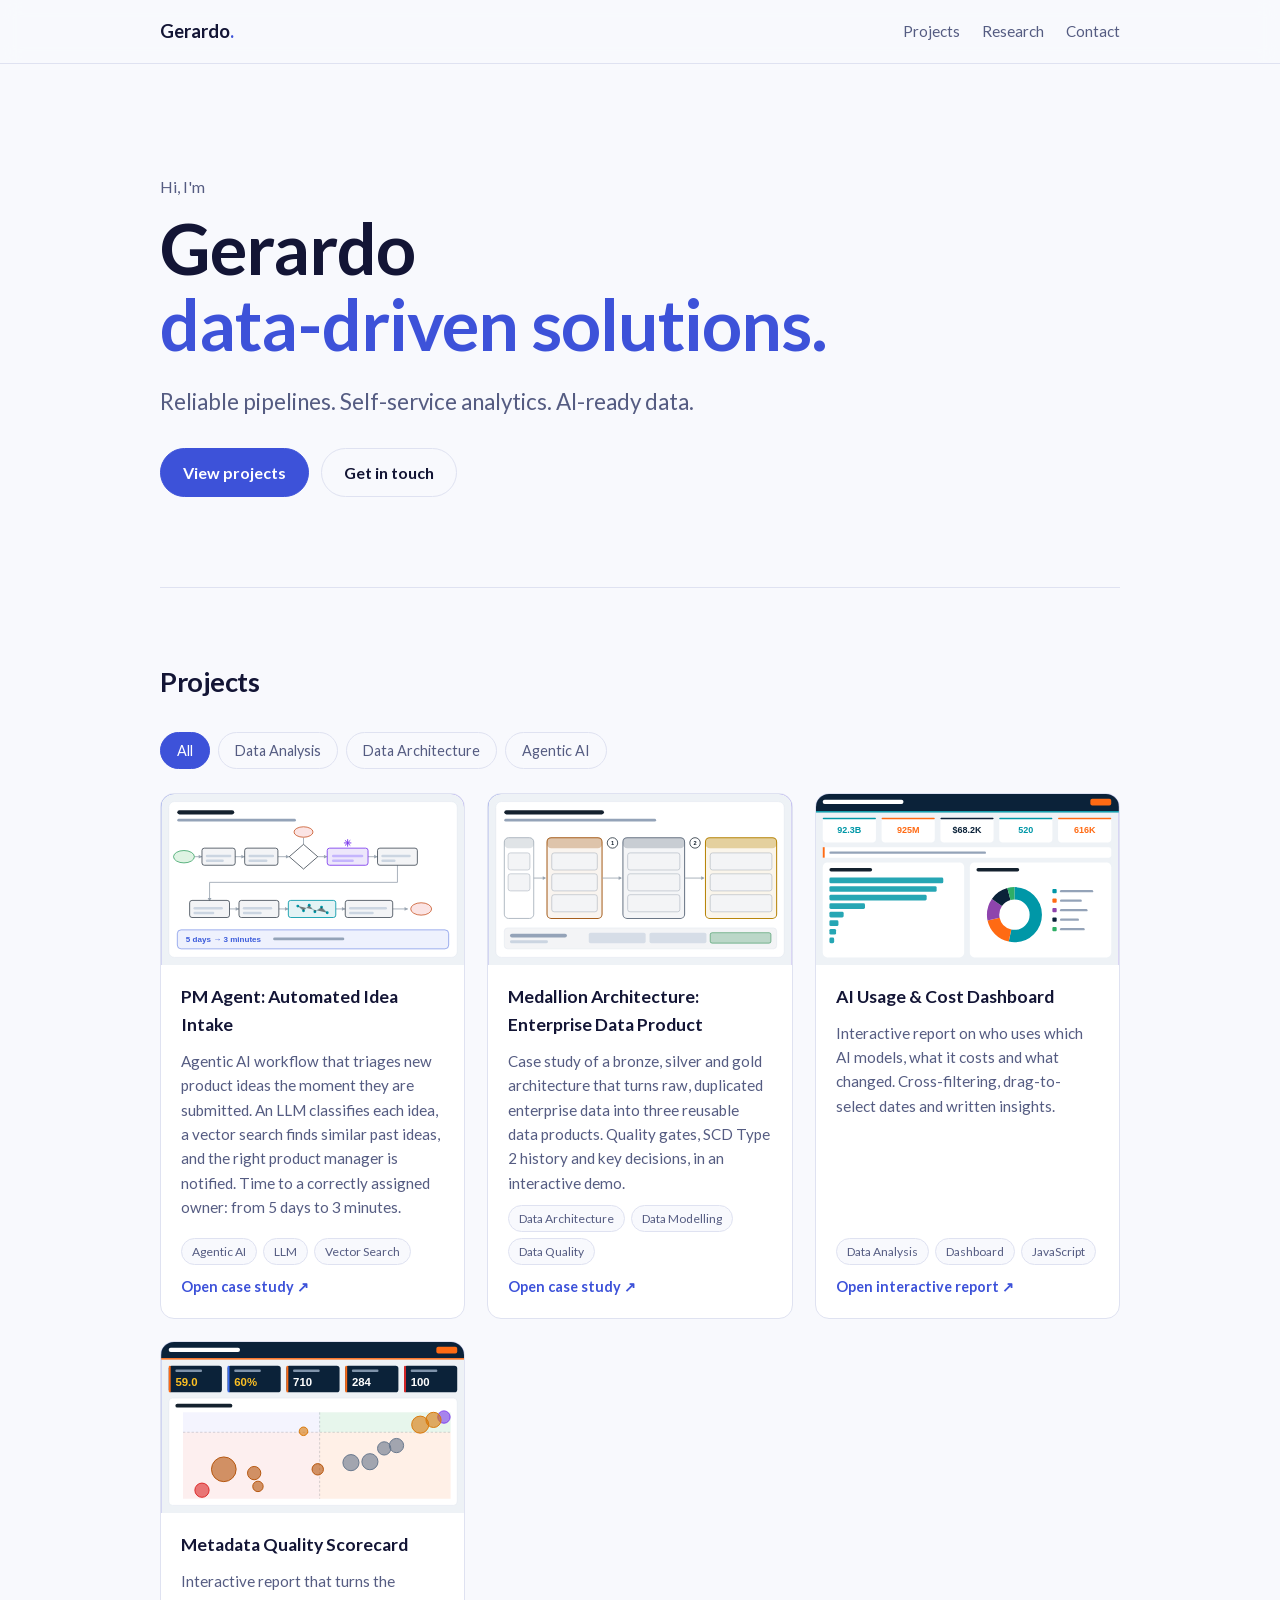
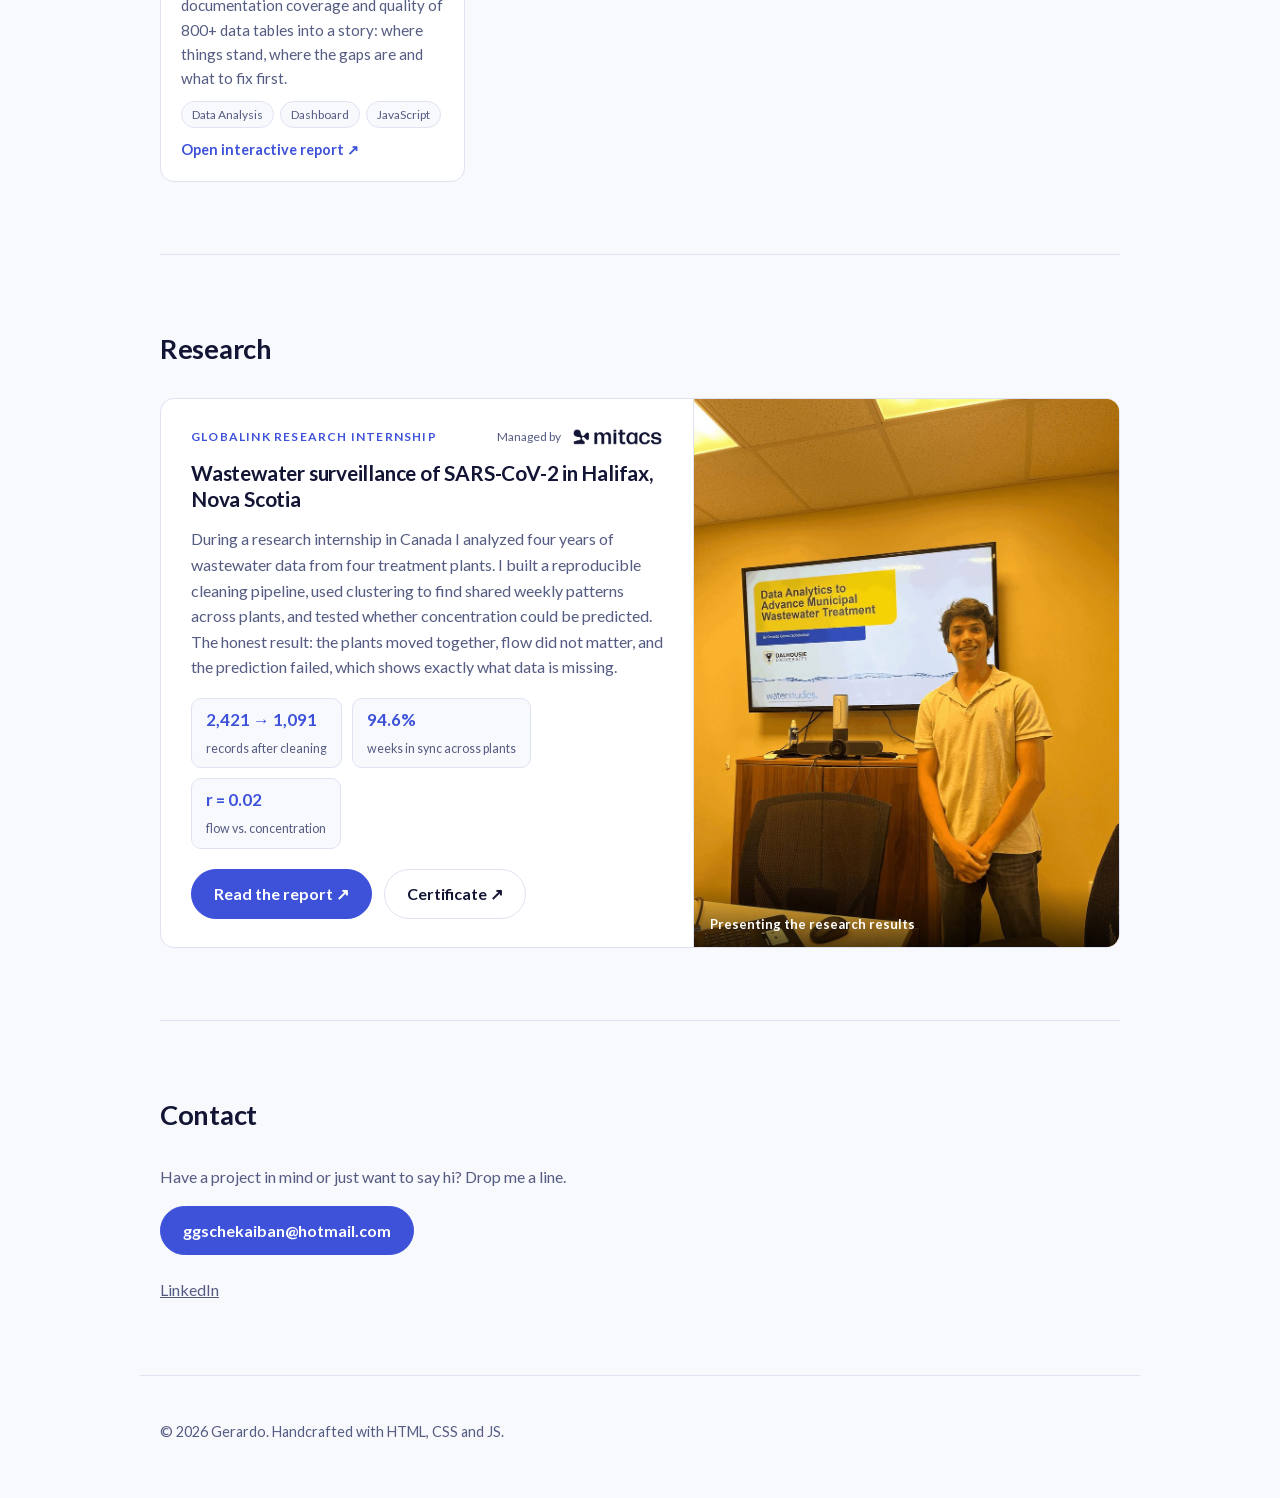
<file: index.html>
<!doctype html>
<html lang="en">
<head>
  <meta charset="utf-8">
  <meta name="viewport" content="width=device-width, initial-scale=1">
  <title>Gerardo — Portfolio</title>
  <meta name="description" content="Gerardo's portfolio: projects, research and contact.">
  <link rel="preload" href="fonts/lato-400.woff2" as="font" type="font/woff2" crossorigin>
  <link rel="preload" href="fonts/lato-700.woff2" as="font" type="font/woff2" crossorigin>
  <link rel="stylesheet" href="fonts/lato.css?v=20261114c">
  <link rel="stylesheet" href="styles.css?v=20261123a">
  <meta name="color-scheme" content="light">
</head>
<body>
  <header class="nav">
    <a class="logo" href="#home">Gerardo<span>.</span></a>
    <nav>
      <a href="#projects">Projects</a>
      <a href="#research">Research</a>
      <a href="#contact">Contact</a>
    </nav>
  </header>

  <main>
    <section id="home" class="hero">
      <p class="eyebrow">Hi, I'm</p>
      <h1>Gerardo<br><span class="accent">data-driven solutions.</span></h1>
      <p class="lead tagline"><span>Reliable pipelines.</span> <span>Self-service analytics.</span> <span>AI-ready data.</span></p>
      <div class="cta">
        <a class="btn primary" href="#projects">View projects</a>
        <a class="btn" href="#contact">Get in touch</a>
      </div>
    </section>

    <section id="projects">
      <h2>Projects</h2>
      <div id="filters" class="filters" role="group" aria-label="Filter projects"></div>
      <div id="project-grid" class="grid"></div>
    </section>

    <section id="research">
      <h2>Research</h2>
      <article class="research-card">
        <div class="rc-body">
          <div class="rc-head">
            <p class="rc-kicker">Globalink Research Internship</p>
            <a class="rc-org" href="https://www.mitacs.ca" target="_blank" rel="noopener"
               aria-label="Program managed by Mitacs. Opens mitacs.ca in a new tab">
              <span>Managed by</span><i class="rc-logo" aria-hidden="true"></i>
            </a>
          </div>
          <h3>Wastewater surveillance of SARS-CoV-2 in Halifax, Nova Scotia</h3>
          <p class="rc-summary">
            During a research internship in Canada I analyzed four years of wastewater data from four treatment plants.
            I built a reproducible cleaning pipeline, used clustering to find shared weekly patterns across plants,
            and tested whether concentration could be predicted. The honest result: the plants moved together,
            flow did not matter, and the prediction failed, which shows exactly what data is missing.
          </p>
          <ul class="rc-stats">
            <li><b>2,421 → 1,091</b><span>records after cleaning</span></li>
            <li><b>94.6%</b><span>weeks in sync across plants</span></li>
            <li><b>r = 0.02</b><span>flow vs. concentration</span></li>
          </ul>
          <div class="cta">
            <a class="btn primary" href="research/wastewater-surveillance/" target="_blank" rel="noopener">Read the report ↗</a>
            <a class="btn" href="research/certificate-of-completion.pdf" target="_blank" rel="noopener">Certificate ↗</a>
          </div>
        </div>
        <div class="rc-visual">
          <img src="img/research-presentation.jpg" width="900" height="1200" loading="lazy"
               alt="Gerardo standing next to a screen showing the title slide of his research presentation, Data Analytics to Advance Municipal Wastewater Treatment.">
          <p>Presenting the research results</p>
        </div>
      </article>
    </section>

    <section id="contact" class="contact">
      <h2>Contact</h2>
      <p>Have a project in mind or just want to say hi? Drop me a line.</p>
      <a class="btn primary" href="mailto:ggschekaiban@hotmail.com">ggschekaiban@hotmail.com</a>
      <div class="links">
        <a href="https://www.linkedin.com/in/gerardo-gomez-schekaiban-10bb181b9/" target="_blank" rel="noopener">LinkedIn</a>
      </div>
    </section>
  </main>

  <footer>
    <p>© <span id="year"></span> Gerardo. Handcrafted with HTML, CSS and JS.</p>
  </footer>

  <script src="script.js?v=20261123a"></script>
</body>
</html>
</file>
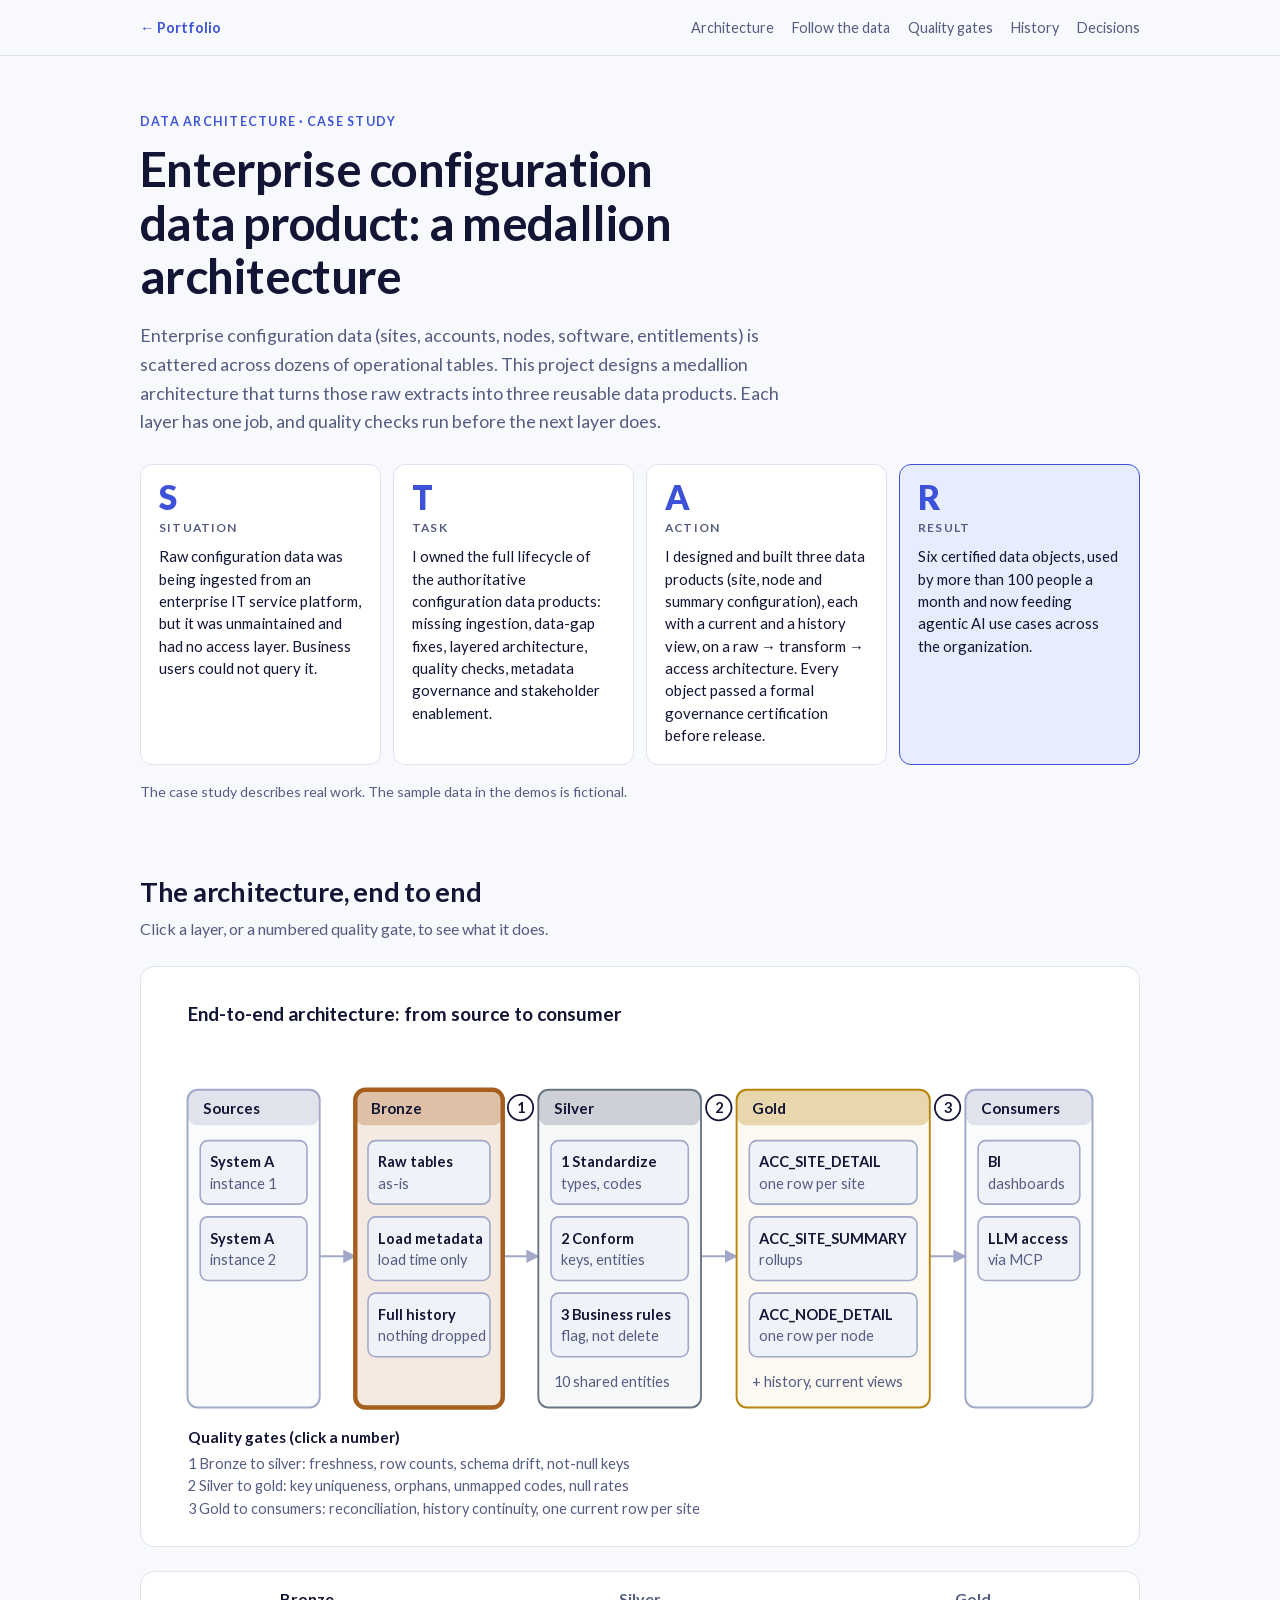
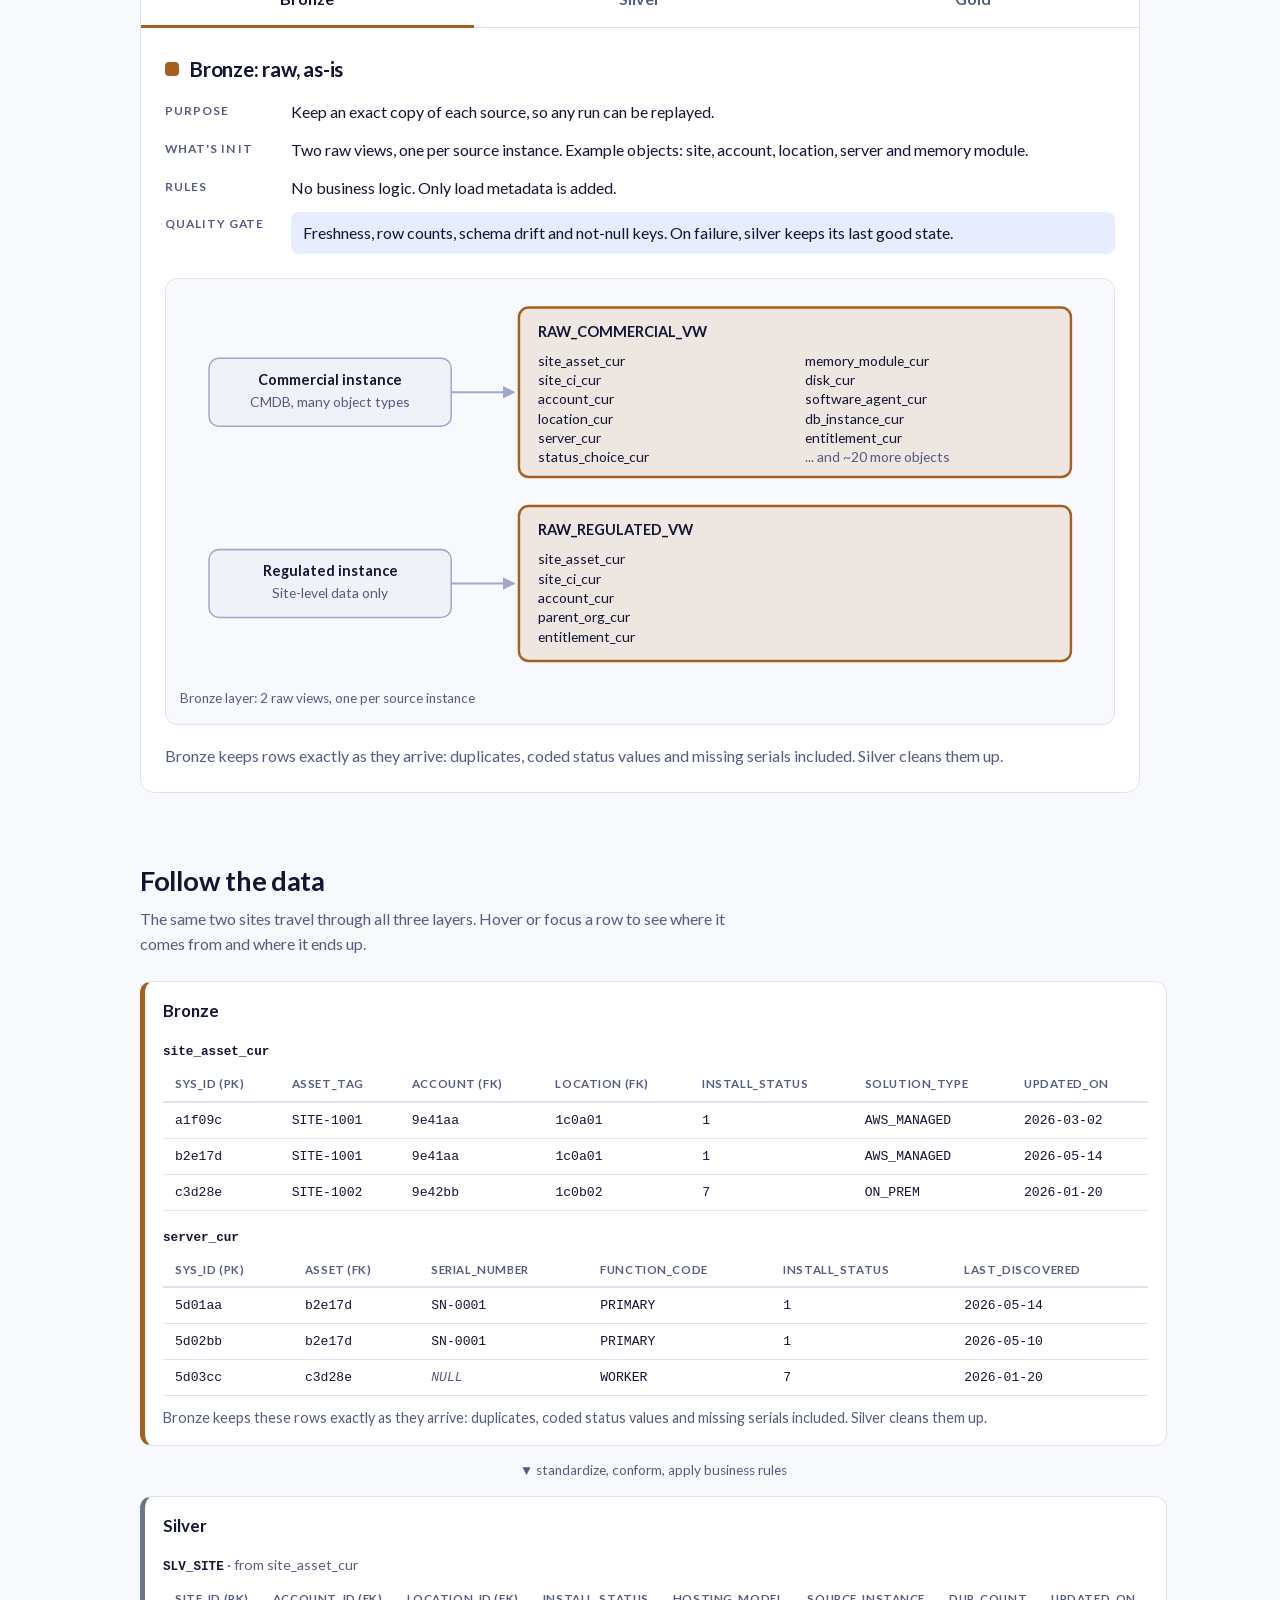
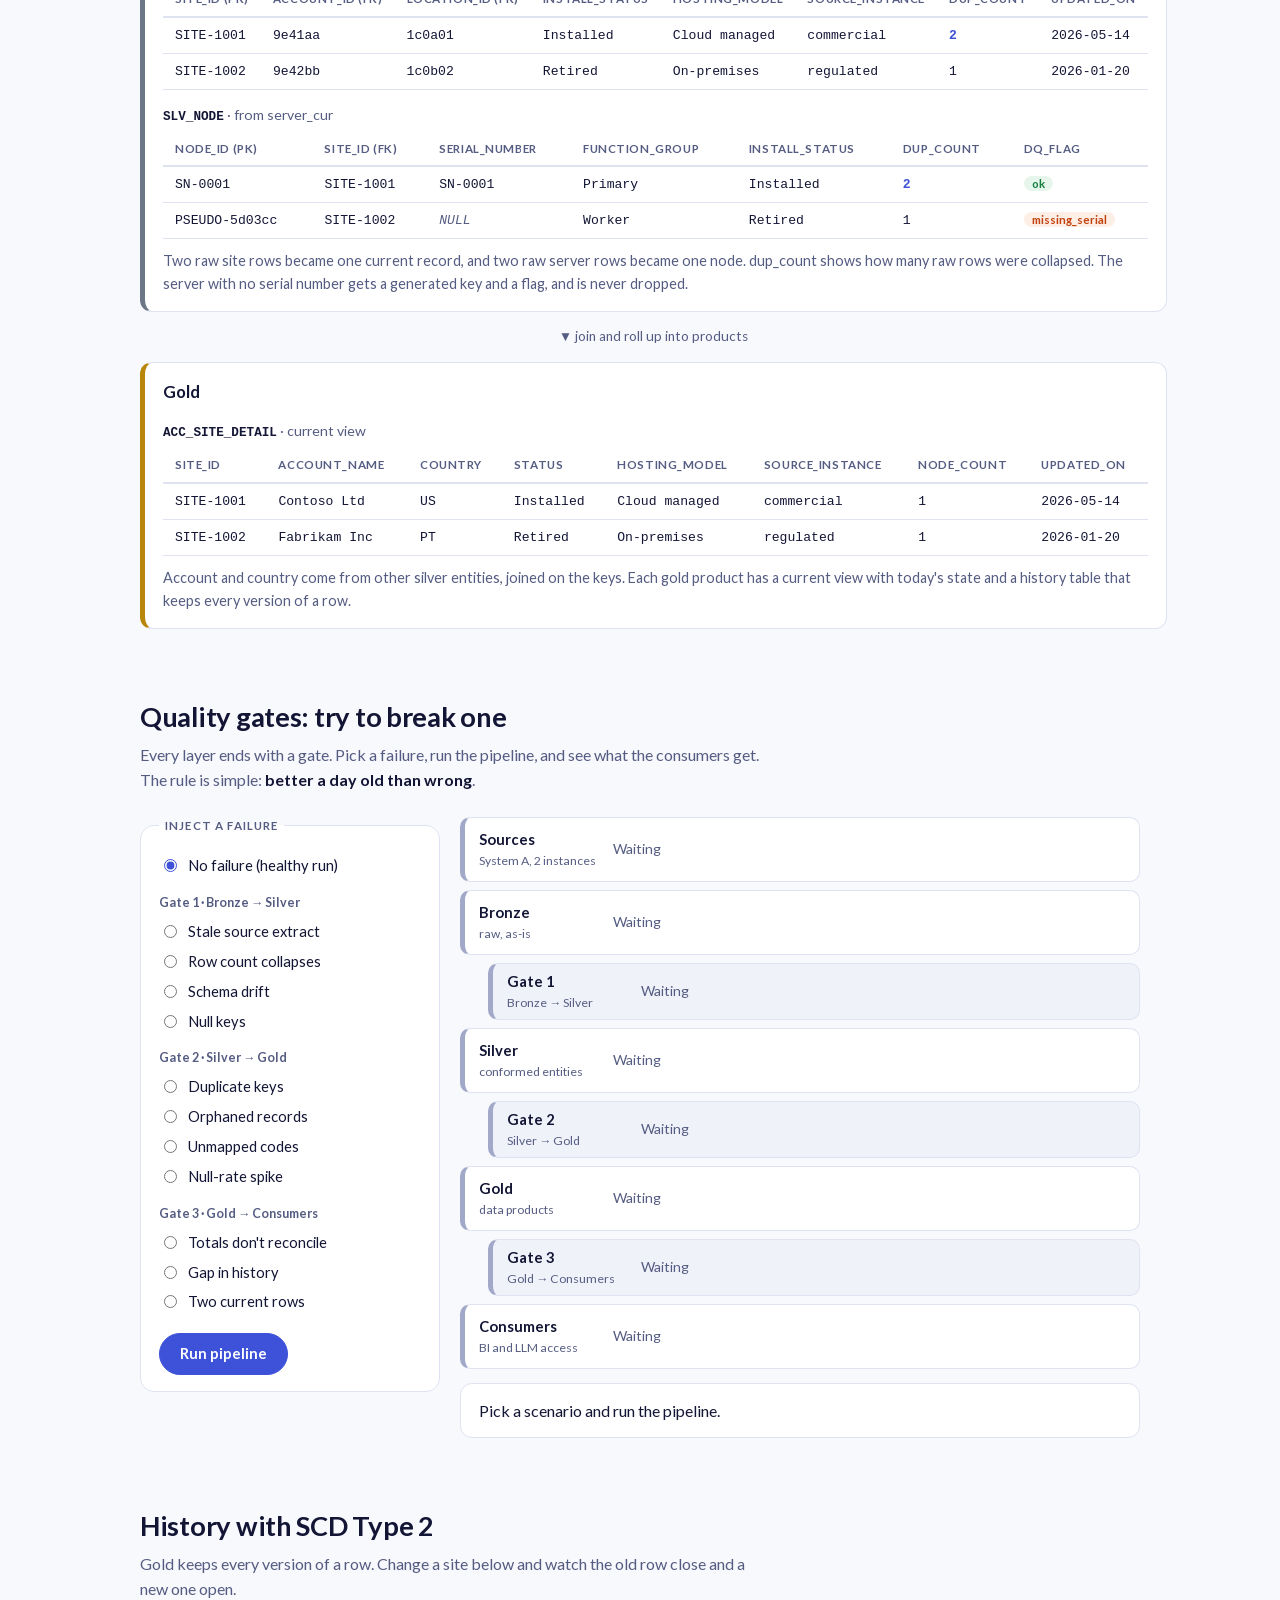
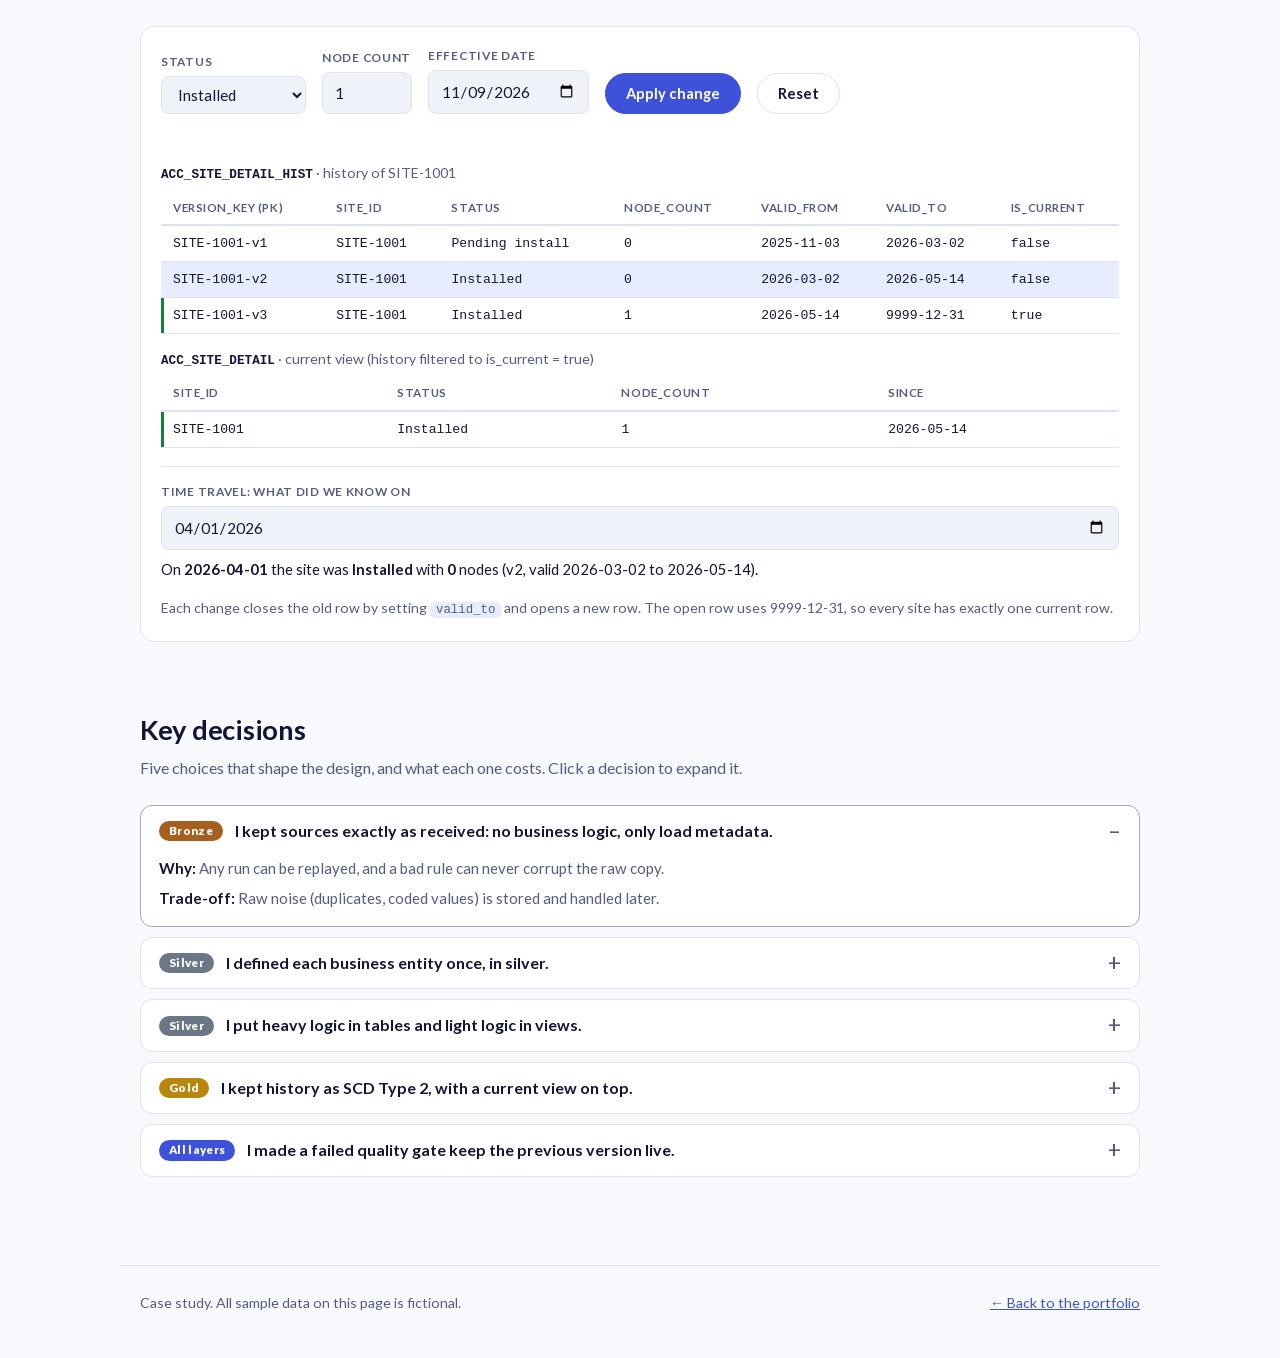
<file: projects/medallion-architecture/index.html>
<!doctype html>
<html lang="en">
<head>
  <meta charset="utf-8">
  <meta name="viewport" content="width=device-width, initial-scale=1">
  <title>Medallion Architecture — Case study</title>
  <meta name="description" content="Case study: a medallion architecture (bronze, silver, gold) that turns raw enterprise configuration data into three reusable data products, with quality gates, SCD Type 2 history and a decision log.">
  <link rel="preload" href="../../fonts/lato-400.woff2" as="font" type="font/woff2" crossorigin>
  <link rel="preload" href="../../fonts/lato-700.woff2" as="font" type="font/woff2" crossorigin>
  <link rel="preload" href="../../fonts/lato-900.woff2" as="font" type="font/woff2" crossorigin>
  <link rel="stylesheet" href="../../fonts/lato.css?v=20261114c">
  <link rel="stylesheet" href="styles.css?v=20261123a">
  <meta name="color-scheme" content="light">
</head>
<body>

<header class="bar">
  <a class="back" href="../../index.html#projects">← Portfolio</a>
  <nav aria-label="Sections">
    <a href="#architecture">Architecture</a>
    <a href="#lineage">Follow the data</a>
    <a href="#gates">Quality gates</a>
    <a href="#history">History</a>
    <a href="#decisions">Decisions</a>
  </nav>
</header>

<main>

  <!-- ===================== Hero ===================== -->
  <section class="hero">
    <p class="kicker">Data architecture · case study</p>
    <h1>Enterprise configuration data product: a medallion architecture</h1>
    <p class="lead">
      Enterprise configuration data (sites, accounts, nodes, software, entitlements) is scattered across dozens of
      operational tables. This project designs a medallion architecture that turns those raw extracts into three
      reusable data products. Each layer has one job, and quality checks run before the next layer does.
    </p>
    <ol class="star" aria-label="Situation, Task, Action, Result">
      <li>
        <span class="star-letter" aria-hidden="true">S</span>
        <h3>Situation</h3>
        <p>Raw configuration data was being ingested from an enterprise IT service platform, but it was unmaintained and had no access layer. Business users could not query it.</p>
      </li>
      <li>
        <span class="star-letter" aria-hidden="true">T</span>
        <h3>Task</h3>
        <p>I owned the full lifecycle of the authoritative configuration data products: missing ingestion, data-gap fixes, layered architecture, quality checks, metadata governance and stakeholder enablement.</p>
      </li>
      <li>
        <span class="star-letter" aria-hidden="true">A</span>
        <h3>Action</h3>
        <p>I designed and built three data products (site, node and summary configuration), each with a current and a history view, on a raw → transform → access architecture. Every object passed a formal governance certification before release.</p>
      </li>
      <li class="star-result">
        <span class="star-letter" aria-hidden="true">R</span>
        <h3>Result</h3>
        <p>Six certified data objects, used by more than 100 people a month and now feeding agentic AI use cases across the organization.</p>
      </li>
    </ol>
    <p class="note">The case study describes real work. The sample data in the demos is fictional.</p>
  </section>

  <!-- ===================== Architecture ===================== -->
  <section id="architecture">
    <h2>The architecture, end to end</h2>
    <p class="intro">Click a layer, or a numbered quality gate, to see what it does.</p>
    <figure class="diagram-wrap" id="d-e2e"></figure>

    <div class="layer-panel">
      <div class="tabs" role="tablist" aria-label="Layers">
        <button role="tab" id="tab-bronze" data-layer="bronze" aria-selected="true" aria-controls="layer-body">Bronze</button>
        <button role="tab" id="tab-silver" data-layer="silver" aria-selected="false" aria-controls="layer-body">Silver</button>
        <button role="tab" id="tab-gold" data-layer="gold" aria-selected="false" aria-controls="layer-body">Gold</button>
      </div>
      <div id="layer-body" role="tabpanel" aria-labelledby="tab-bronze"></div>
    </div>
  </section>

  <!-- ===================== Lineage ===================== -->
  <section id="lineage">
    <h2>Follow the data</h2>
    <p class="intro">The same two sites travel through all three layers. Hover or focus a row to see where it comes from and where it ends up.</p>

    <div class="lineage" id="lineage-body"></div>
  </section>

  <!-- ===================== Gates ===================== -->
  <section id="gates">
    <h2>Quality gates: try to break one</h2>
    <p class="intro">Every layer ends with a gate. Pick a failure, run the pipeline, and see what the consumers get. The rule is simple: <strong>better a day old than wrong</strong>.</p>

    <div class="sim">
      <fieldset class="scenarios">
        <legend>Inject a failure</legend>
        <div id="scenario-list"></div>
        <div class="sim-actions">
          <button class="btn primary" id="run">Run pipeline</button>
          <button class="btn" id="run-reset" hidden>Reset</button>
        </div>
      </fieldset>

      <div class="pipeline-wrap">
        <ol class="pipeline" id="pipeline" aria-label="Pipeline status"></ol>
        <div class="result" id="gate-result" aria-live="polite">Pick a scenario and run the pipeline.</div>
      </div>
    </div>
  </section>

  <!-- ===================== History ===================== -->
  <section id="history">
    <h2>History with SCD Type 2</h2>
    <p class="intro">Gold keeps every version of a row. Change a site below and watch the old row close and a new one open.</p>

    <div class="scd">
      <form class="scd-form" id="scd-form">
        <label>Status
          <select id="scd-status">
            <option>Pending install</option>
            <option selected>Installed</option>
            <option>Suspended</option>
            <option>Retired</option>
          </select>
        </label>
        <label>Node count
          <input id="scd-nodes" type="number" min="0" max="9" value="1">
        </label>
        <label>Effective date
          <input id="scd-date" type="date" value="2026-11-09">
        </label>
        <button class="btn primary" type="submit">Apply change</button>
        <button class="btn" type="button" id="scd-reset">Reset</button>
      </form>
      <p class="scd-msg" id="scd-msg" aria-live="polite"></p>

      <p class="tbl-title"><strong>ACC_SITE_DETAIL_HIST</strong> · history of SITE-1001</p>
      <div class="table-wrap"><table id="scd-table"></table></div>

      <p class="tbl-title"><strong>ACC_SITE_DETAIL</strong> · current view (history filtered to is_current = true)</p>
      <div class="table-wrap"><table id="scd-current"></table></div>

      <div class="timetravel">
        <label>Time travel: what did we know on
          <input id="tt-date" type="date" value="2026-04-01">
        </label>
        <p id="tt-msg" aria-live="polite"></p>
      </div>

      <p class="note">Each change closes the old row by setting <code>valid_to</code> and opens a new row. The open row uses 9999-12-31, so every site has exactly one current row.</p>
    </div>
  </section>

  <!-- ===================== Decisions ===================== -->
  <section id="decisions">
    <h2>Key decisions</h2>
    <p class="intro">Five choices that shape the design, and what each one costs. Click a decision to expand it.</p>
    <div class="decisions">
      <details class="decision" open>
        <summary><span class="pill bronze">Bronze</span><span>I kept sources exactly as received: no business logic, only load metadata.</span></summary>
        <div class="decision-body">
          <p><b>Why:</b> Any run can be replayed, and a bad rule can never corrupt the raw copy.</p>
          <p><b>Trade-off:</b> Raw noise (duplicates, coded values) is stored and handled later.</p>
        </div>
      </details>
      <details class="decision">
        <summary><span class="pill silver">Silver</span><span>I defined each business entity once, in silver.</span></summary>
        <div class="decision-body">
          <p><b>Why:</b> Every product reads the same site, node and account definitions.</p>
          <p><b>Trade-off:</b> Silver changes need care, because every gold product depends on it.</p>
        </div>
      </details>
      <details class="decision">
        <summary><span class="pill silver">Silver</span><span>I put heavy logic in tables and light logic in views.</span></summary>
        <div class="decision-body">
          <p><b>Why:</b> Expensive steps (site, node, lookup) run once per load, while simple ones stay fresh with no storage.</p>
          <p><b>Trade-off:</b> Tables add refresh steps and storage.</p>
        </div>
      </details>
      <details class="decision">
        <summary><span class="pill gold">Gold</span><span>I kept history as SCD Type 2, with a current view on top.</span></summary>
        <div class="decision-body">
          <p><b>Why:</b> A full audit trail, and the current view always returns one row per site.</p>
          <p><b>Trade-off:</b> More rows, and a close-and-open step on every change.</p>
        </div>
      </details>
      <details class="decision">
        <summary><span class="pill all">All layers</span><span>I made a failed quality gate keep the previous version live.</span></summary>
        <div class="decision-body">
          <p><b>Why:</b> Consumers get data that is a day old but correct, instead of fresh but wrong.</p>
          <p><b>Trade-off:</b> A persistent failure leaves data stale until someone fixes it.</p>
        </div>
      </details>
    </div>
  </section>

</main>

<footer class="end">
  <p>Case study. All sample data on this page is fictional.</p>
  <p><a href="../../index.html#projects">← Back to the portfolio</a></p>
</footer>

<script src="app.js?v=20261123a"></script>
</body>
</html>
</file>
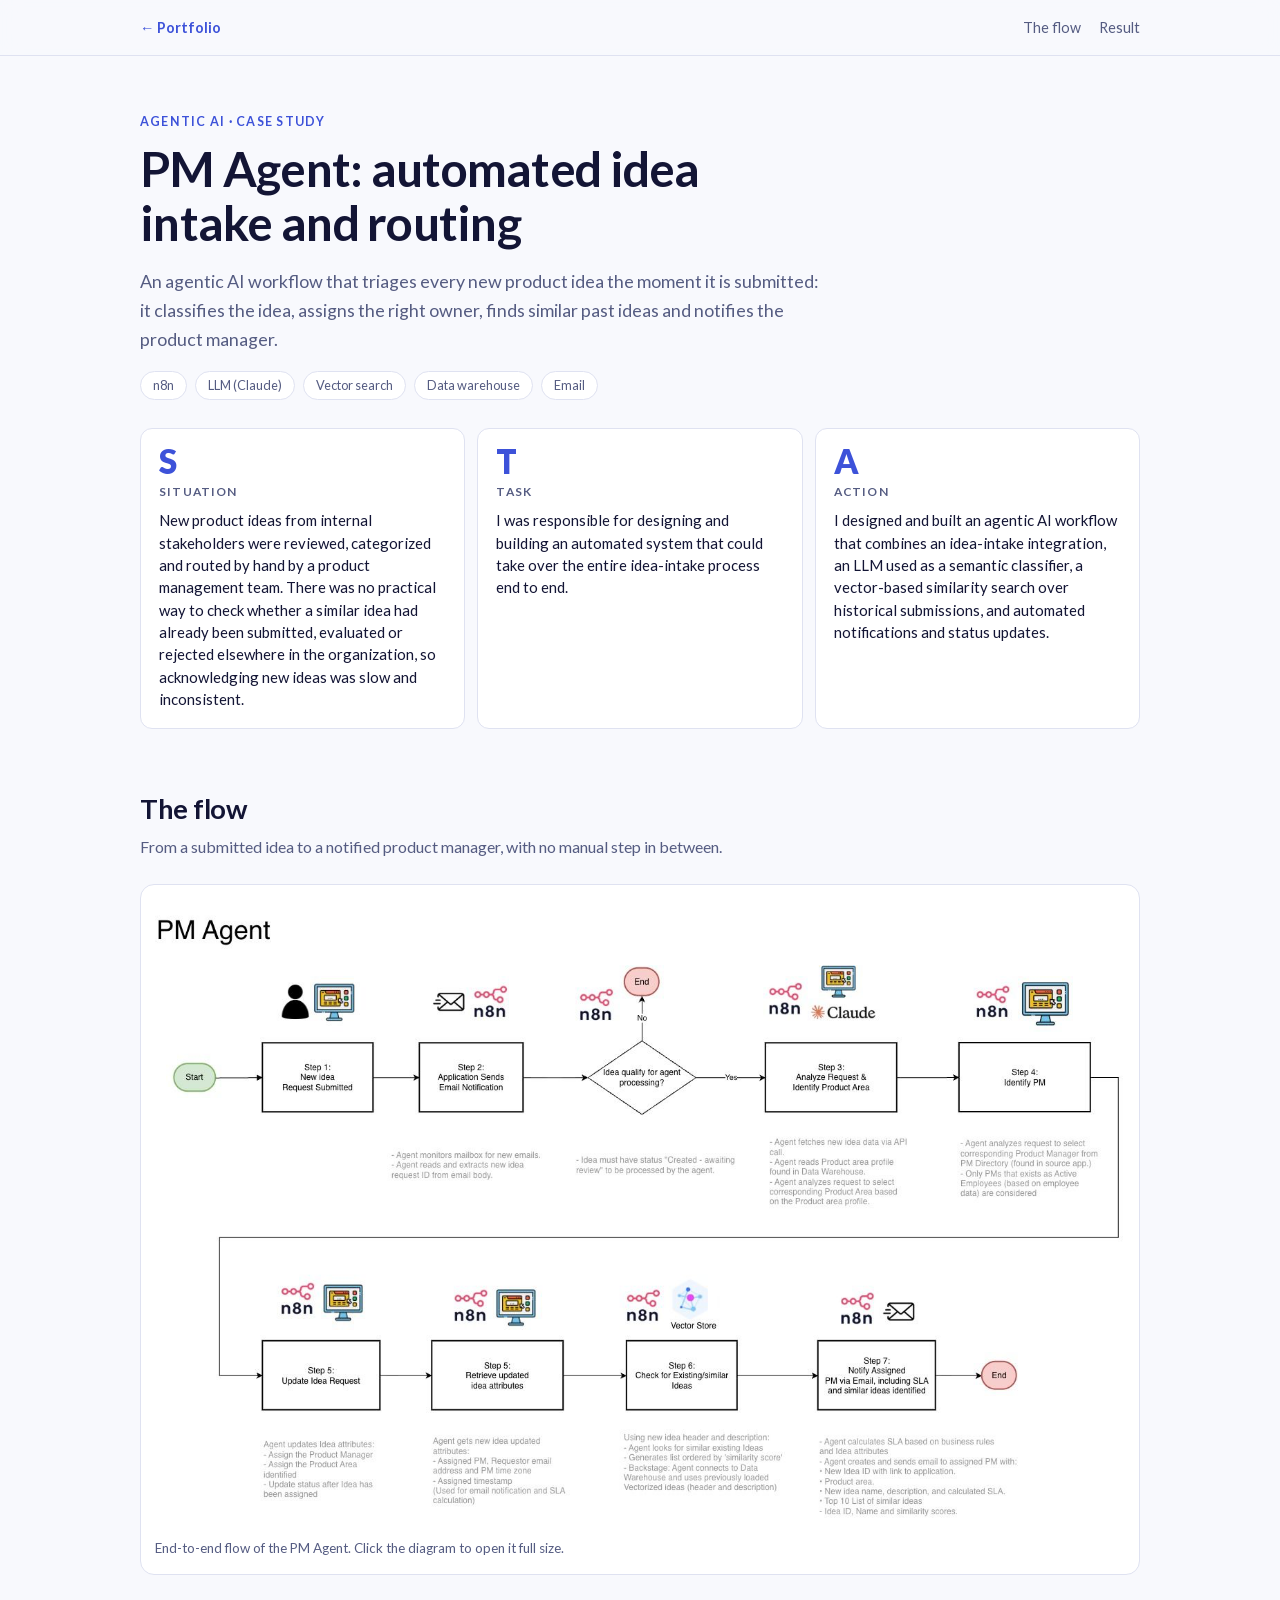
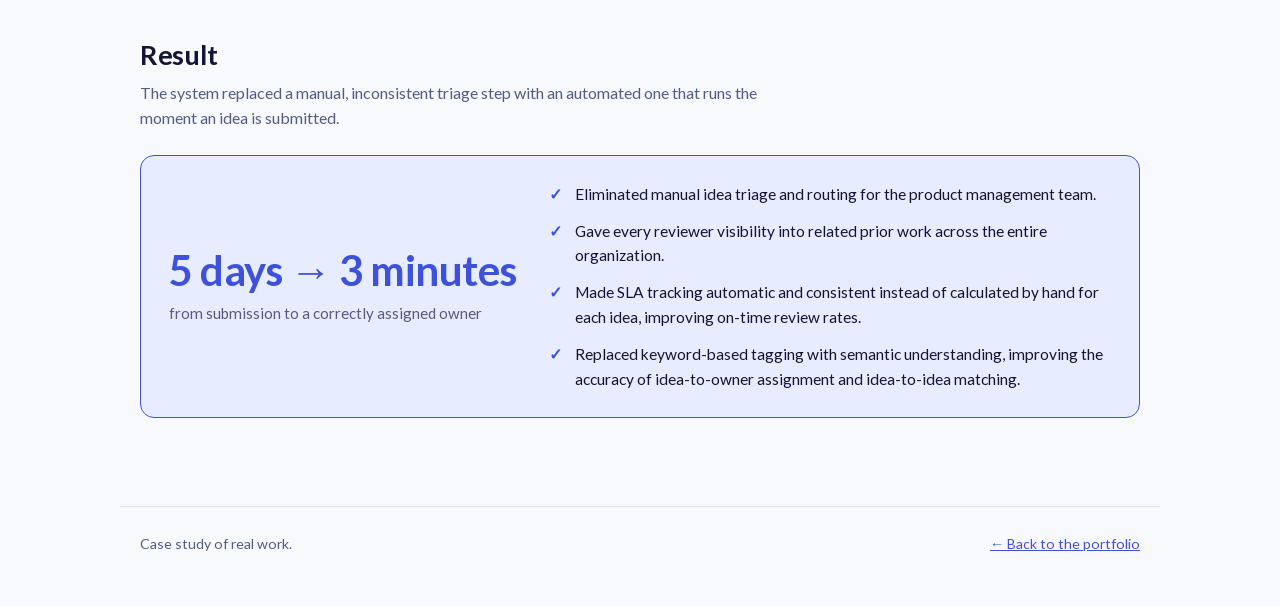
<file: projects/pm-agent/index.html>
<!doctype html>
<html lang="en">
<head>
  <meta charset="utf-8">
  <meta name="viewport" content="width=device-width, initial-scale=1">
  <title>PM Agent — Case study</title>
  <meta name="description" content="Case study: an agentic AI workflow that triages new product ideas the moment they are submitted, using an LLM as a semantic classifier and a vector search over past ideas.">
  <link rel="preload" href="../../fonts/lato-400.woff2" as="font" type="font/woff2" crossorigin>
  <link rel="preload" href="../../fonts/lato-700.woff2" as="font" type="font/woff2" crossorigin>
  <link rel="preload" href="../../fonts/lato-900.woff2" as="font" type="font/woff2" crossorigin>
  <link rel="stylesheet" href="../../fonts/lato.css?v=20261114c">
  <link rel="stylesheet" href="styles.css?v=20261123a">
  <meta name="color-scheme" content="light">
</head>
<body>

<header class="bar">
  <a class="back" href="../../index.html#projects">← Portfolio</a>
  <nav aria-label="Sections">
    <a href="#flow">The flow</a>
    <a href="#result">Result</a>
  </nav>
</header>

<main>

  <!-- ===================== Hero + S, T, A ===================== -->
  <section class="hero">
    <p class="kicker">Agentic AI · case study</p>
    <h1>PM Agent: automated idea intake and routing</h1>
    <p class="lead">
      An agentic AI workflow that triages every new product idea the moment it is submitted:
      it classifies the idea, assigns the right owner, finds similar past ideas and notifies the product manager.
    </p>
    <ul class="stack" aria-label="Built with">
      <li>n8n</li>
      <li>LLM (Claude)</li>
      <li>Vector search</li>
      <li>Data warehouse</li>
      <li>Email</li>
    </ul>

    <ol class="star" aria-label="Situation, Task, Action">
      <li>
        <span class="star-letter" aria-hidden="true">S</span>
        <h2>Situation</h2>
        <p>New product ideas from internal stakeholders were reviewed, categorized and routed by hand by a product management team. There was no practical way to check whether a similar idea had already been submitted, evaluated or rejected elsewhere in the organization, so acknowledging new ideas was slow and inconsistent.</p>
      </li>
      <li>
        <span class="star-letter" aria-hidden="true">T</span>
        <h2>Task</h2>
        <p>I was responsible for designing and building an automated system that could take over the entire idea-intake process end to end.</p>
      </li>
      <li>
        <span class="star-letter" aria-hidden="true">A</span>
        <h2>Action</h2>
        <p>I designed and built an agentic AI workflow that combines an idea-intake integration, an LLM used as a semantic classifier, a vector-based similarity search over historical submissions, and automated notifications and status updates.</p>
      </li>
    </ol>
  </section>

  <!-- ===================== The flow ===================== -->
  <section id="flow">
    <h2 class="sec">The flow</h2>
    <p class="intro">From a submitted idea to a notified product manager, with no manual step in between.</p>
    <figure class="flow-fig">
      <a href="pm-agent-flow.png" target="_blank" rel="noopener" aria-label="Open the flow diagram full size in a new tab">
        <img src="pm-agent-flow.png" width="1403" height="911"
             alt="Flow diagram of the PM Agent. A new idea request is submitted and an email notification triggers an n8n workflow. The agent checks whether the idea qualifies for processing. If it does, an LLM analyzes the request and identifies the product area, the agent selects the product manager from the directory, updates the idea request, retrieves the updated attributes, checks a vector store for similar ideas, and emails the assigned product manager with the SLA and the similar ideas found.">
      </a>
      <figcaption>End-to-end flow of the PM Agent. Click the diagram to open it full size.</figcaption>
    </figure>
  </section>

  <!-- ===================== Result ===================== -->
  <section id="result">
    <h2 class="sec">Result</h2>
    <p class="intro">The system replaced a manual, inconsistent triage step with an automated one that runs the moment an idea is submitted.</p>
    <div class="result-panel">
      <div class="stat">
        <b>5 days → 3 minutes</b>
        <span>from submission to a correctly assigned owner</span>
      </div>
      <ul class="wins">
        <li>Eliminated manual idea triage and routing for the product management team.</li>
        <li>Gave every reviewer visibility into related prior work across the entire organization.</li>
        <li>Made SLA tracking automatic and consistent instead of calculated by hand for each idea, improving on-time review rates.</li>
        <li>Replaced keyword-based tagging with semantic understanding, improving the accuracy of idea-to-owner assignment and idea-to-idea matching.</li>
      </ul>
    </div>
  </section>

</main>

<footer class="end">
  <p>Case study of real work.</p>
  <p><a href="../../index.html#projects">← Back to the portfolio</a></p>
</footer>

</body>
</html>
</file>
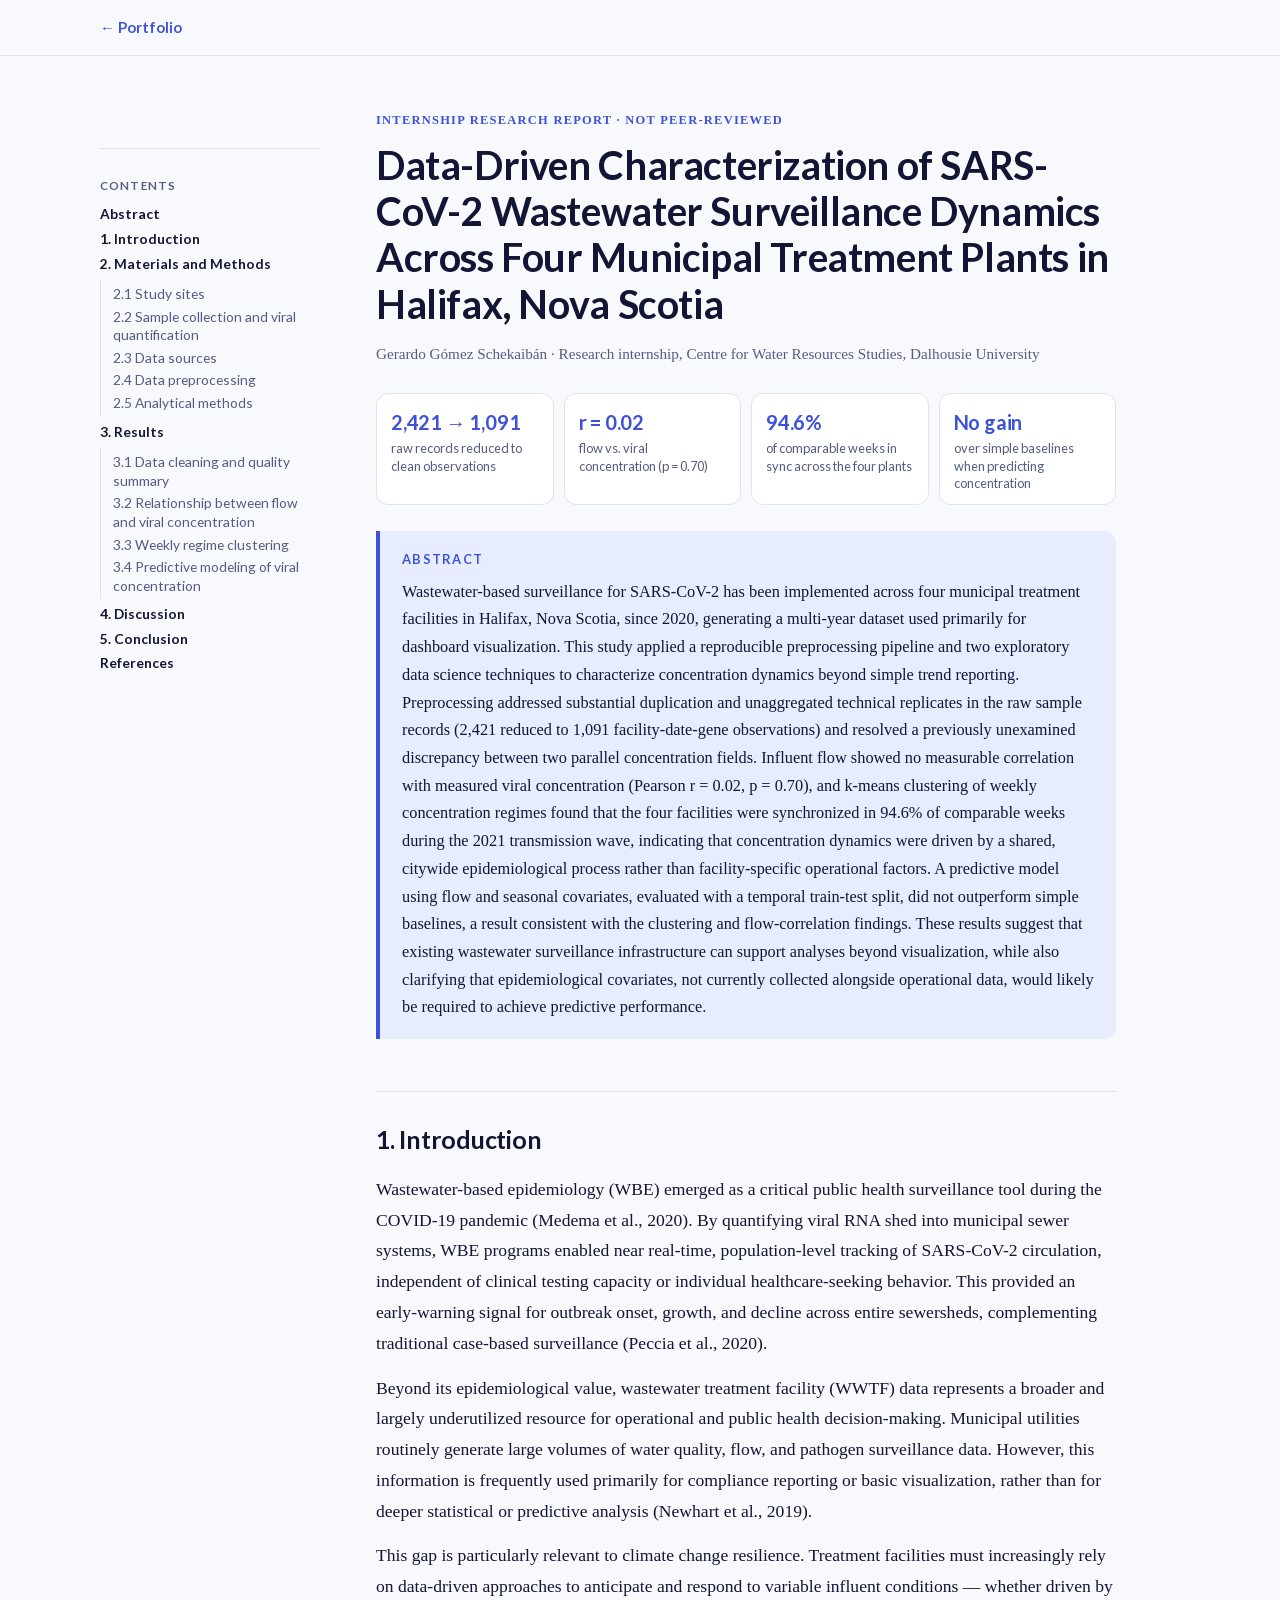
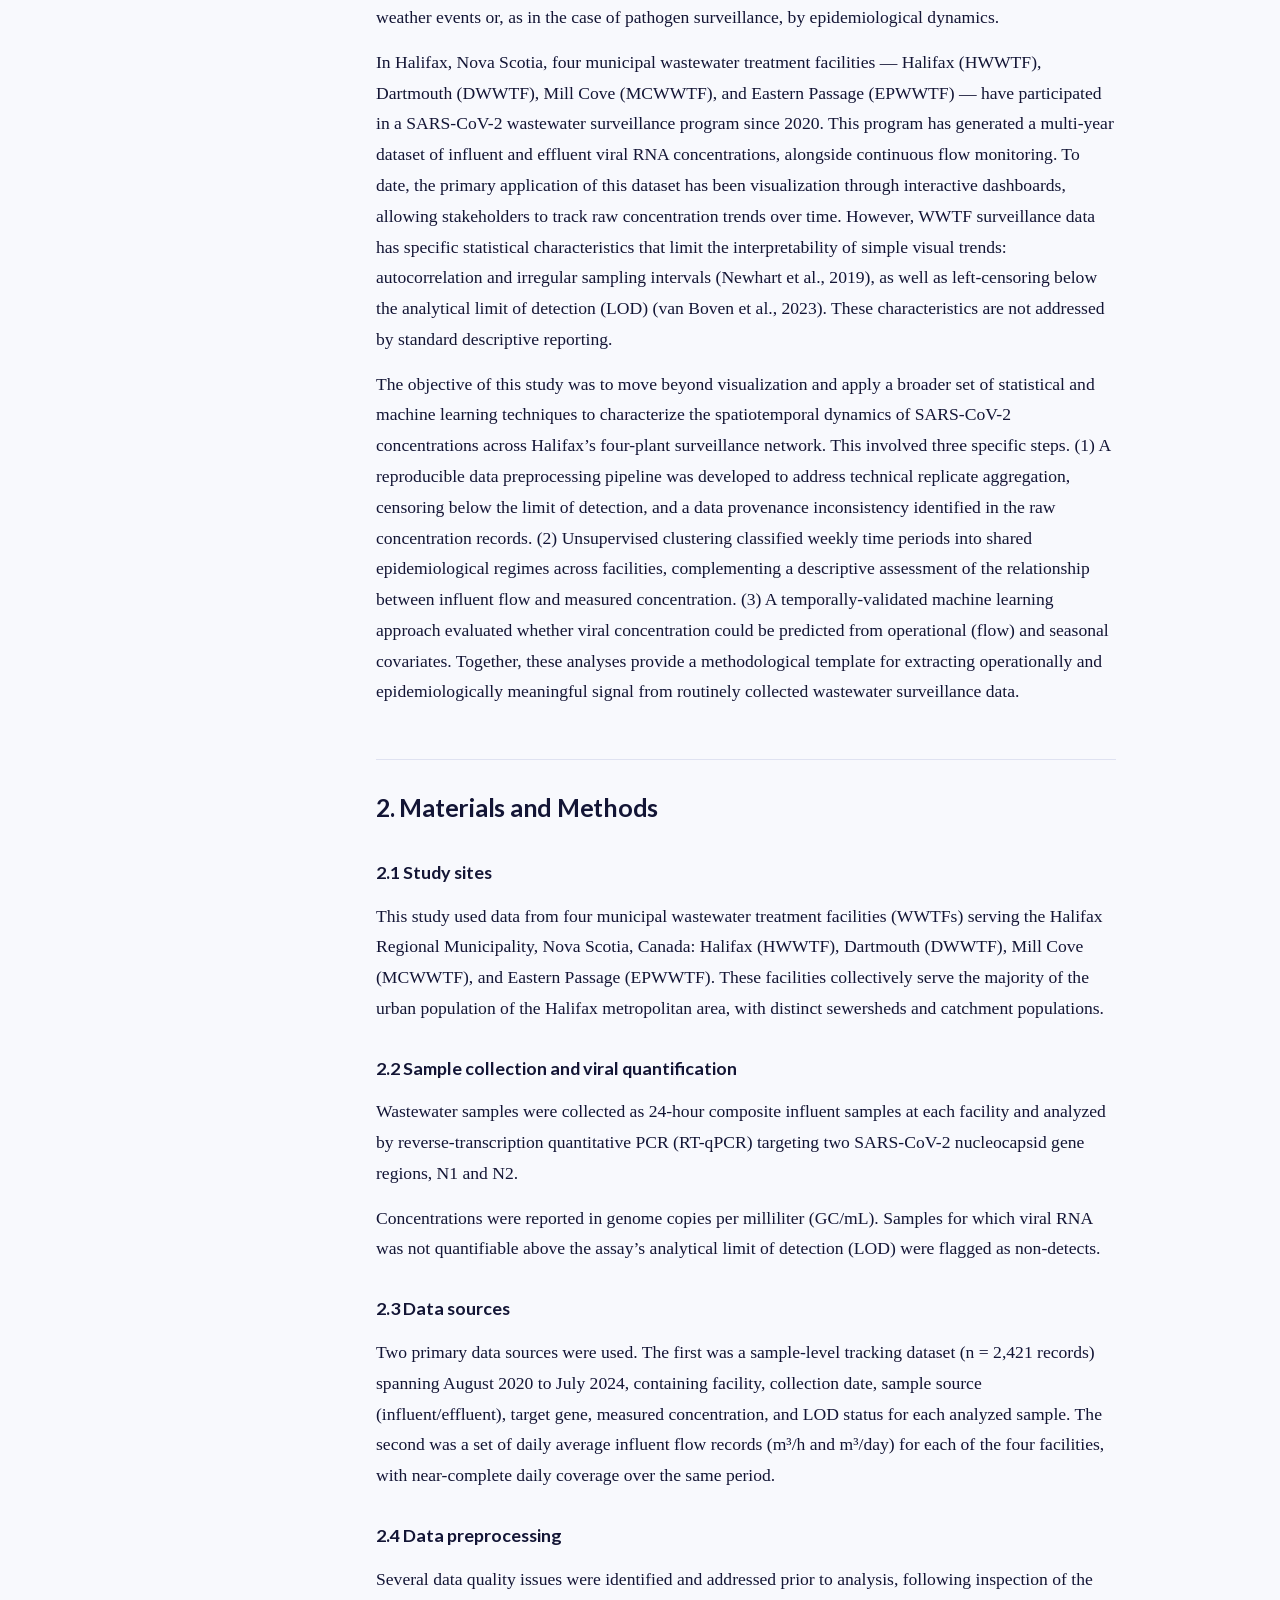
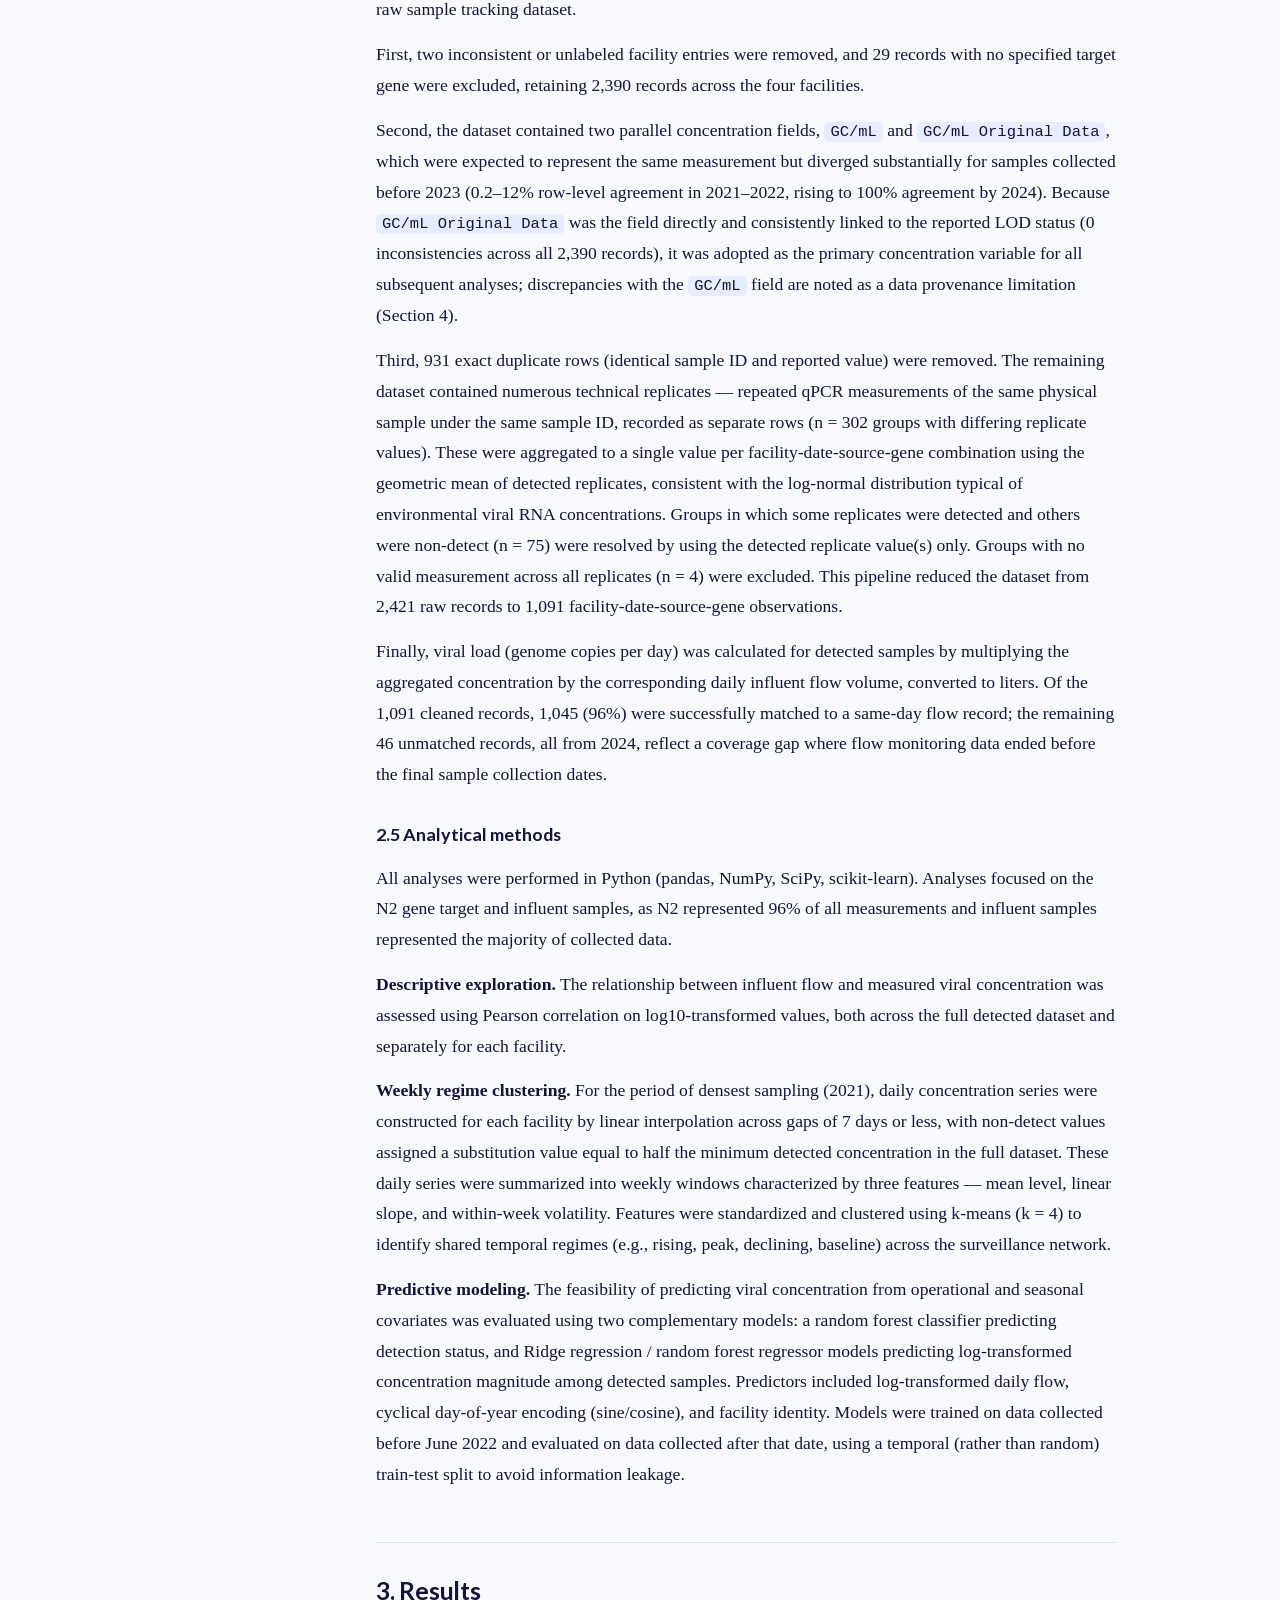
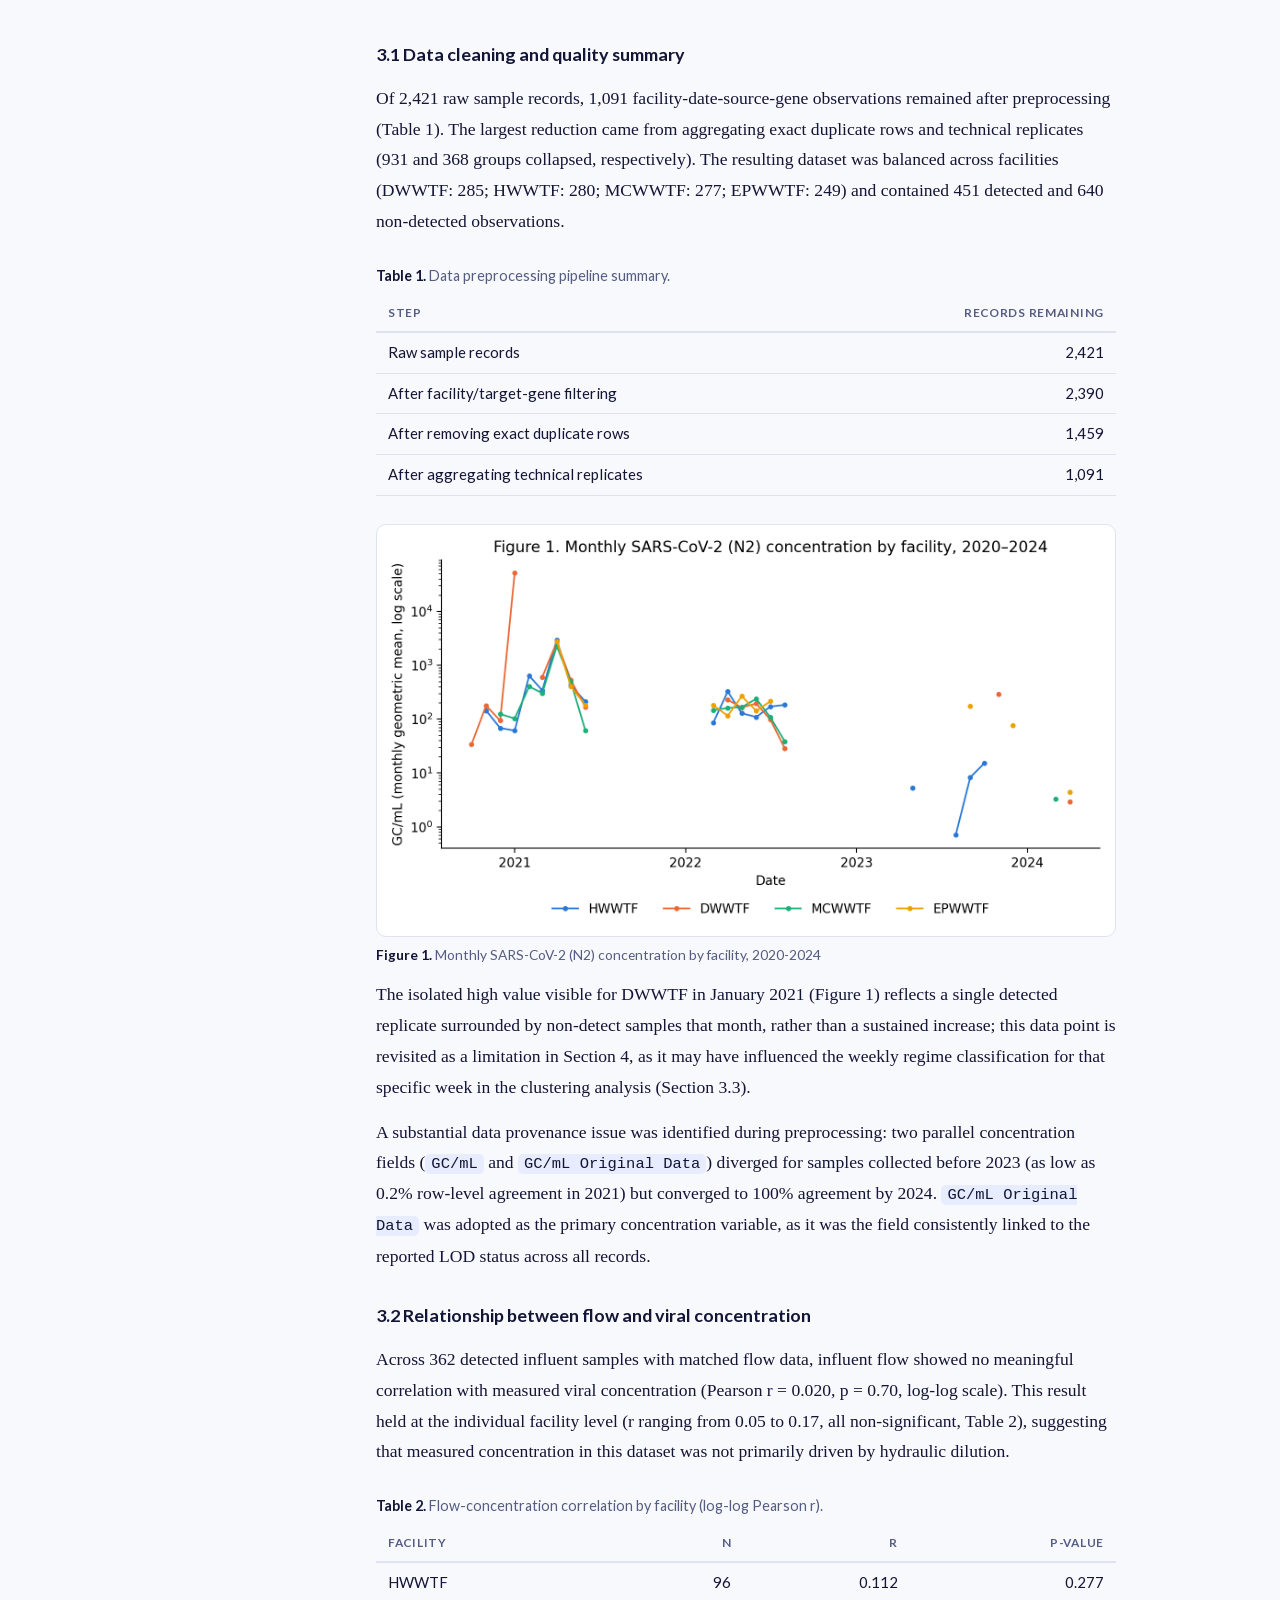
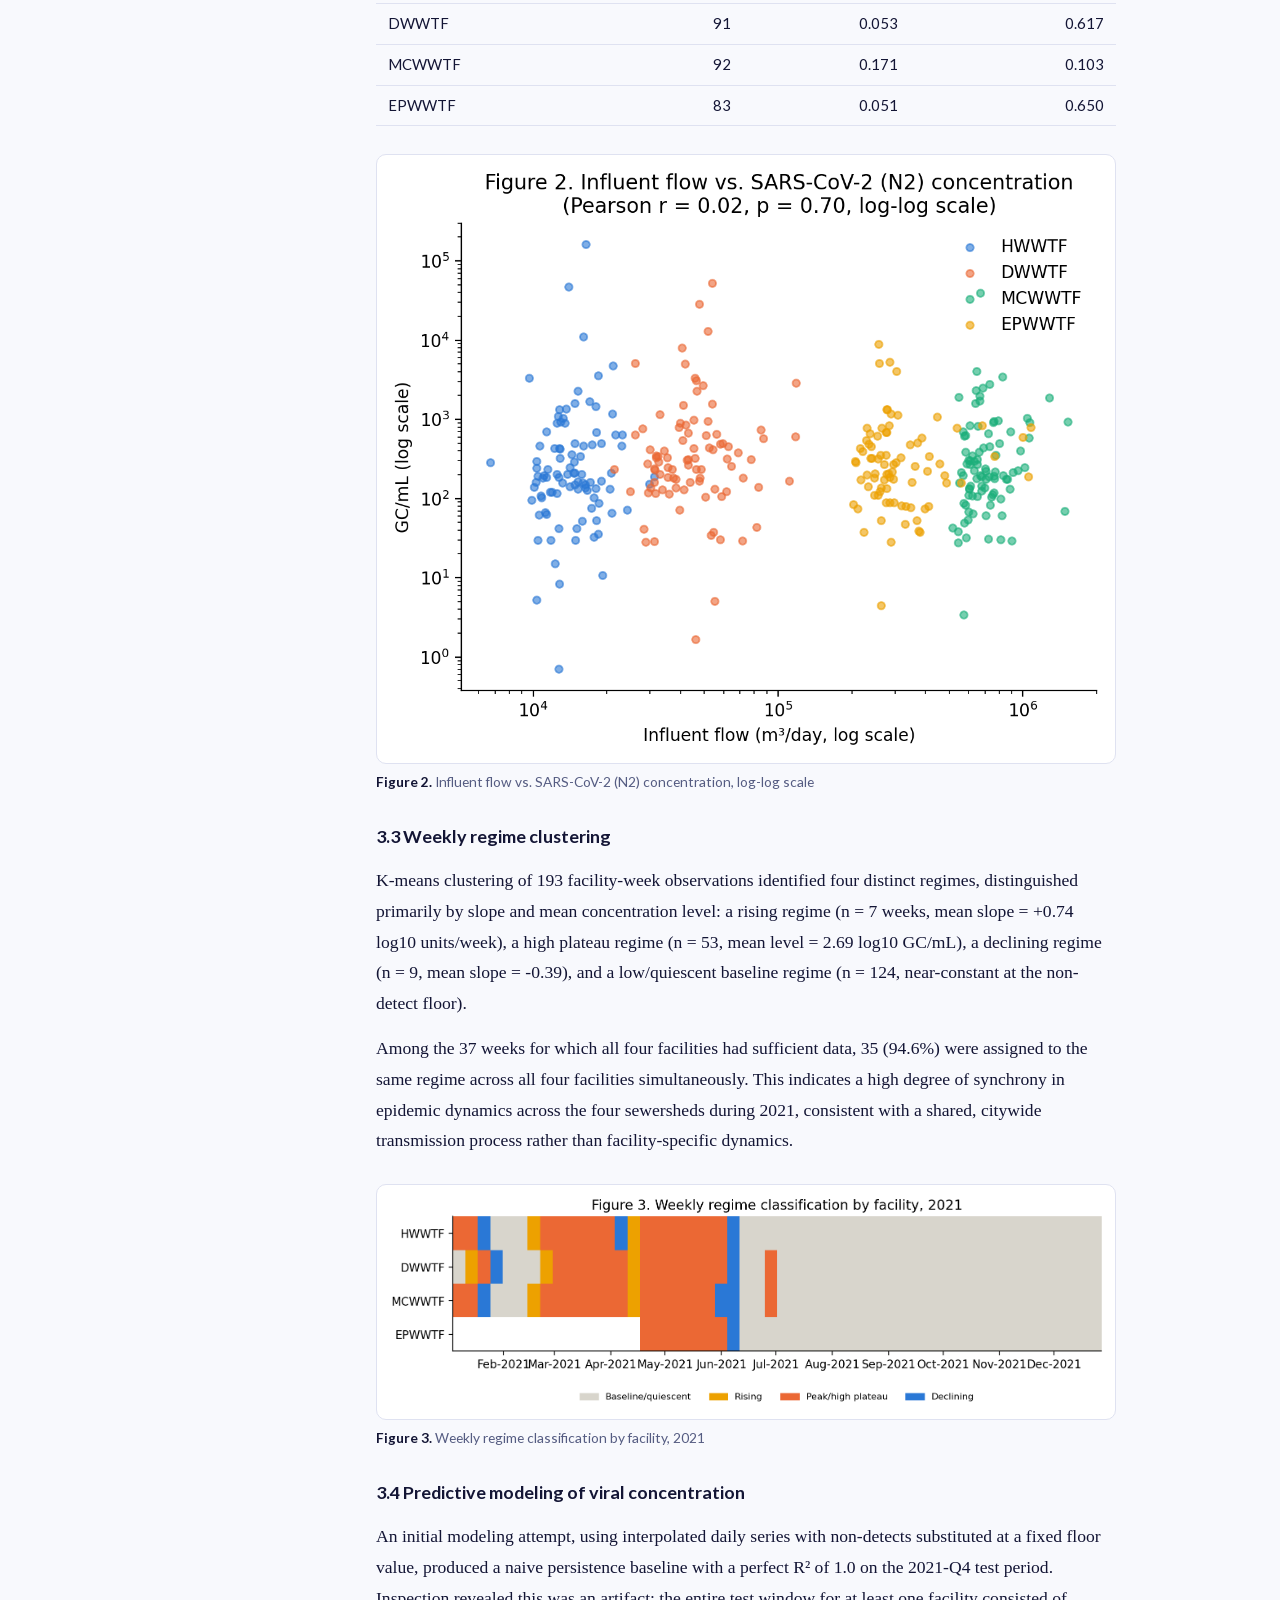
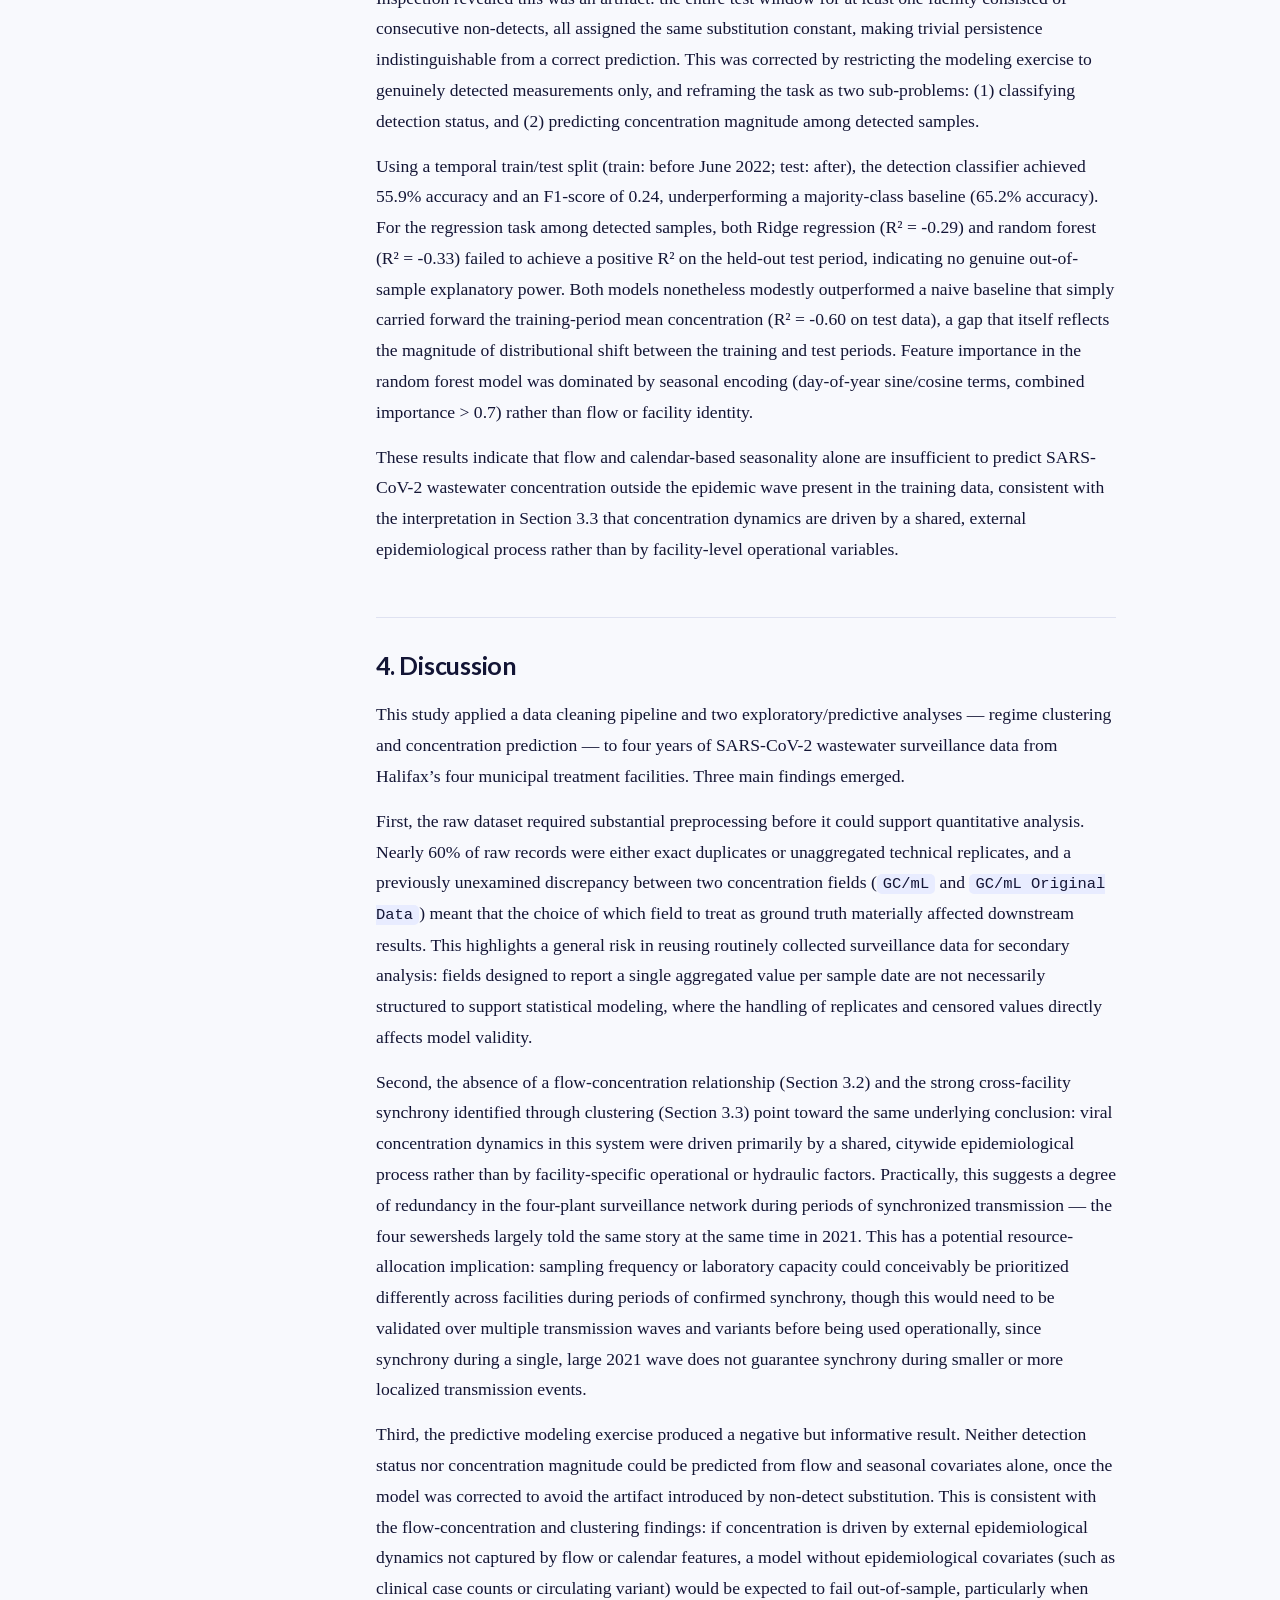
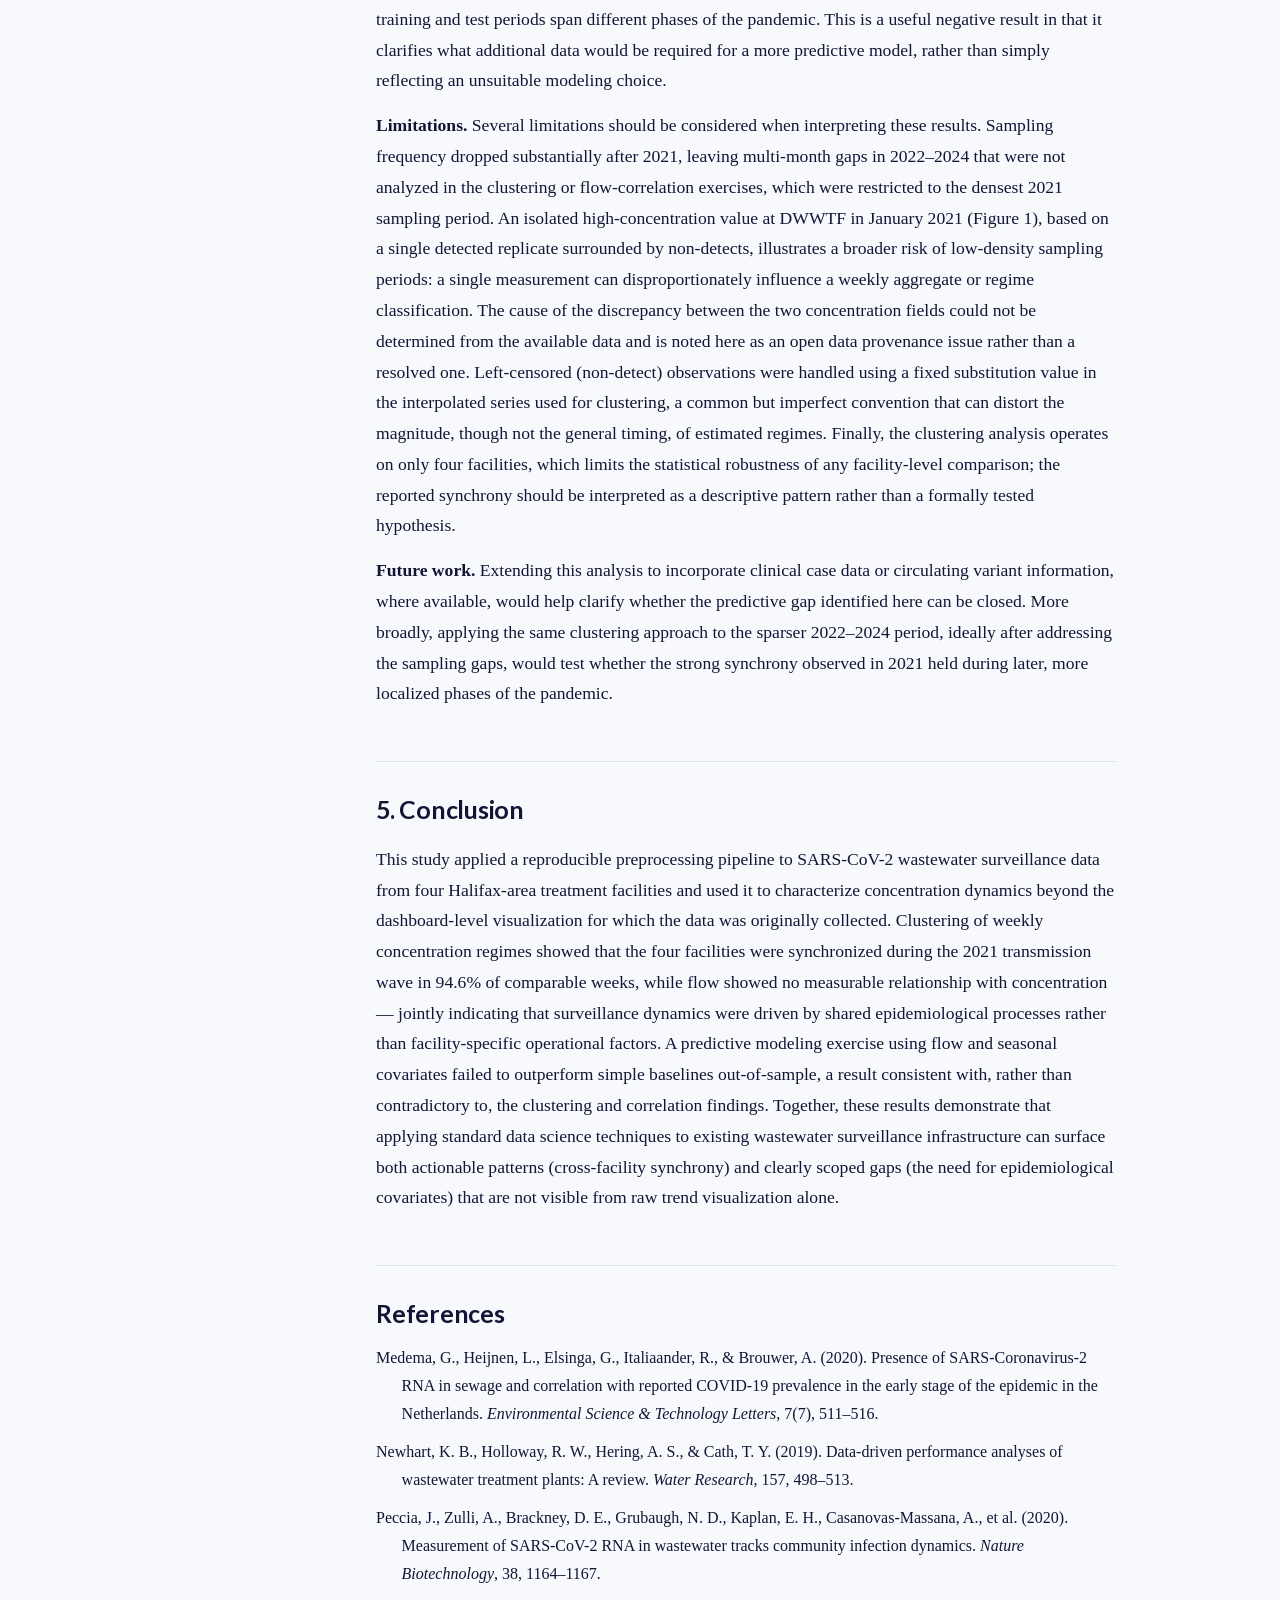
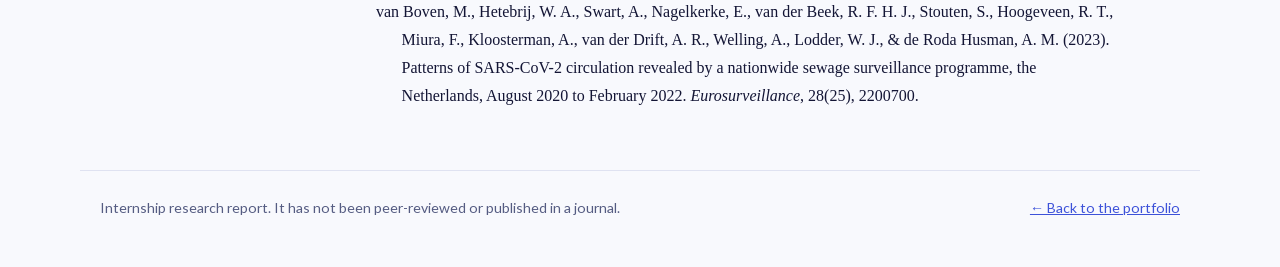
<file: research/wastewater-surveillance/index.html>
<!doctype html>
<html lang="en">
<head>
  <meta charset="utf-8">
  <meta name="viewport" content="width=device-width, initial-scale=1">
  <title>SARS-CoV-2 Wastewater Surveillance in Halifax — Research report</title>
  <meta name="description" content="Internship research report: a reproducible cleaning pipeline, weekly regime clustering and a predictive test on four years of SARS-CoV-2 wastewater data from four treatment plants in Halifax, Nova Scotia.">
  <meta name="author" content="Gerardo Gómez Schekaibán">
  <link rel="preload" href="../../fonts/lato-400.woff2" as="font" type="font/woff2" crossorigin>
  <link rel="preload" href="../../fonts/lato-700.woff2" as="font" type="font/woff2" crossorigin>
  <link rel="stylesheet" href="../../fonts/lato.css?v=20261114c">
  <link rel="stylesheet" href="styles.css?v=20261123a">
  <meta name="color-scheme" content="light">
</head>
<body>

<header class="bar">
  <a href="../../index.html#research">← Portfolio</a>
</header>

<div class="layout">
  <aside class="toc">
    <nav aria-label="Contents">
      <h2>Contents</h2>
      <ol>
<li><a href="#abstract">Abstract</a>
</li>
<li><a href="#1-introduction">1. Introduction</a>
</li>
<li><a href="#2-materials-and-methods">2. Materials and Methods</a>
<ol class="sub">
<li><a href="#2-1-study-sites">2.1 Study sites</a></li>
<li><a href="#2-2-sample-collection-and-viral-quantification">2.2 Sample collection and viral quantification</a></li>
<li><a href="#2-3-data-sources">2.3 Data sources</a></li>
<li><a href="#2-4-data-preprocessing">2.4 Data preprocessing</a></li>
<li><a href="#2-5-analytical-methods">2.5 Analytical methods</a></li>
</ol></li>
<li><a href="#3-results">3. Results</a>
<ol class="sub">
<li><a href="#3-1-data-cleaning-and-quality-summary">3.1 Data cleaning and quality summary</a></li>
<li><a href="#3-2-relationship-between-flow-and-viral-concentration">3.2 Relationship between flow and viral concentration</a></li>
<li><a href="#3-3-weekly-regime-clustering">3.3 Weekly regime clustering</a></li>
<li><a href="#3-4-predictive-modeling-of-viral-concentration">3.4 Predictive modeling of viral concentration</a></li>
</ol></li>
<li><a href="#4-discussion">4. Discussion</a>
</li>
<li><a href="#5-conclusion">5. Conclusion</a>
</li>
<li><a href="#references">References</a>
</li></ol>
    </nav>
  </aside>

  <main>
    <article>
      <p class="kicker">Internship research report · not peer-reviewed</p>
      <h1>Data-Driven Characterization of SARS-CoV-2 Wastewater Surveillance Dynamics Across Four Municipal Treatment Plants in Halifax, Nova Scotia</h1>
      <p class="byline">Gerardo Gómez Schekaibán · Research internship, Centre for Water Resources Studies, Dalhousie University</p>

      <ul class="keys" aria-label="Key results">
        <li><b>2,421 → 1,091</b><span>raw records reduced to clean observations</span></li>
        <li><b>r = 0.02</b><span>flow vs. viral concentration (p = 0.70)</span></li>
        <li><b>94.6%</b><span>of comparable weeks in sync across the four plants</span></li>
        <li><b>No gain</b><span>over simple baselines when predicting concentration</span></li>
      </ul>

      <section id="abstract" class="abstract">
        <h2>Abstract</h2>
        <p>Wastewater-based surveillance for SARS-CoV-2 has been implemented across four municipal treatment facilities in Halifax, Nova Scotia, since 2020, generating a multi-year dataset used primarily for dashboard visualization. This study applied a reproducible preprocessing pipeline and two exploratory data science techniques to characterize concentration dynamics beyond simple trend reporting. Preprocessing addressed substantial duplication and unaggregated technical replicates in the raw sample records (2,421 reduced to 1,091 facility-date-gene observations) and resolved a previously unexamined discrepancy between two parallel concentration fields. Influent flow showed no measurable correlation with measured viral concentration (Pearson r = 0.02, p = 0.70), and k-means clustering of weekly concentration regimes found that the four facilities were synchronized in 94.6% of comparable weeks during the 2021 transmission wave, indicating that concentration dynamics were driven by a shared, citywide epidemiological process rather than facility-specific operational factors. A predictive model using flow and seasonal covariates, evaluated with a temporal train-test split, did not outperform simple baselines, a result consistent with the clustering and flow-correlation findings. These results suggest that existing wastewater surveillance infrastructure can support analyses beyond visualization, while also clarifying that epidemiological covariates, not currently collected alongside operational data, would likely be required to achieve predictive performance.</p>
      </section>

      <h2 id="1-introduction">1. Introduction</h2>
<p>Wastewater-based epidemiology (WBE) emerged as a critical public health surveillance tool during the COVID-19 pandemic (Medema et al., 2020). By quantifying viral RNA shed into municipal sewer systems, WBE programs enabled near real-time, population-level tracking of SARS-CoV-2 circulation, independent of clinical testing capacity or individual healthcare-seeking behavior. This provided an early-warning signal for outbreak onset, growth, and decline across entire sewersheds, complementing traditional case-based surveillance (Peccia et al., 2020).</p>
<p>Beyond its epidemiological value, wastewater treatment facility (WWTF) data represents a broader and largely underutilized resource for operational and public health decision-making. Municipal utilities routinely generate large volumes of water quality, flow, and pathogen surveillance data. However, this information is frequently used primarily for compliance reporting or basic visualization, rather than for deeper statistical or predictive analysis (Newhart et al., 2019). </p>
<p>This gap is particularly relevant to climate change resilience. Treatment facilities must increasingly rely on data-driven approaches to anticipate and respond to variable influent conditions — whether driven by weather events or, as in the case of pathogen surveillance, by epidemiological dynamics.</p>
<p>In Halifax, Nova Scotia, four municipal wastewater treatment facilities — Halifax (HWWTF), Dartmouth (DWWTF), Mill Cove (MCWWTF), and Eastern Passage (EPWWTF) — have participated in a SARS-CoV-2 wastewater surveillance program since 2020. This program has generated a multi-year dataset of influent and effluent viral RNA concentrations, alongside continuous flow monitoring. To date, the primary application of this dataset has been visualization through interactive dashboards, allowing stakeholders to track raw concentration trends over time. However, WWTF surveillance data has specific statistical characteristics that limit the interpretability of simple visual trends: autocorrelation and irregular sampling intervals (Newhart et al., 2019), as well as left-censoring below the analytical limit of detection (LOD) (van Boven et al., 2023). These characteristics are not addressed by standard descriptive reporting.</p>
<p>The objective of this study was to move beyond visualization and apply a broader set of statistical and machine learning techniques to characterize the spatiotemporal dynamics of SARS-CoV-2 concentrations across Halifax’s four-plant surveillance network. This involved three specific steps. (1) A reproducible data preprocessing pipeline was developed to address technical replicate aggregation, censoring below the limit of detection, and a data provenance inconsistency identified in the raw concentration records. (2) Unsupervised clustering classified weekly time periods into shared epidemiological regimes across facilities, complementing a descriptive assessment of the relationship between influent flow and measured concentration. (3) A temporally-validated machine learning approach evaluated whether viral concentration could be predicted from operational (flow) and seasonal covariates. Together, these analyses provide a methodological template for extracting operationally and epidemiologically meaningful signal from routinely collected wastewater surveillance data.</p>
<h2 id="2-materials-and-methods">2. Materials and Methods</h2>
<h3 id="2-1-study-sites">2.1 Study sites</h3>
<p>This study used data from four municipal wastewater treatment facilities (WWTFs) serving the Halifax Regional Municipality, Nova Scotia, Canada: Halifax (HWWTF), Dartmouth (DWWTF), Mill Cove (MCWWTF), and Eastern Passage (EPWWTF). These facilities collectively serve the majority of the urban population of the Halifax metropolitan area, with distinct sewersheds and catchment populations.</p>
<h3 id="2-2-sample-collection-and-viral-quantification">2.2 Sample collection and viral quantification</h3>
<p>Wastewater samples were collected as 24-hour composite influent samples at each facility and analyzed by reverse-transcription quantitative PCR (RT-qPCR) targeting two SARS-CoV-2 nucleocapsid gene regions, N1 and N2. </p>
<p>Concentrations were reported in genome copies per milliliter (GC/mL). Samples for which viral RNA was not quantifiable above the assay’s analytical limit of detection (LOD) were flagged as non-detects.</p>
<h3 id="2-3-data-sources">2.3 Data sources</h3>
<p>Two primary data sources were used. The first was a sample-level tracking dataset (n = 2,421 records) spanning August 2020 to July 2024, containing facility, collection date, sample source (influent/effluent), target gene, measured concentration, and LOD status for each analyzed sample. The second was a set of daily average influent flow records (m³/h and m³/day) for each of the four facilities, with near-complete daily coverage over the same period.</p>
<h3 id="2-4-data-preprocessing">2.4 Data preprocessing</h3>
<p>Several data quality issues were identified and addressed prior to analysis, following inspection of the raw sample tracking dataset.</p>
<p>First, two inconsistent or unlabeled facility entries were removed, and 29 records with no specified target gene were excluded, retaining 2,390 records across the four facilities.</p>
<p>Second, the dataset contained two parallel concentration fields, <code>GC/mL</code> and <code>GC/mL Original Data</code>, which were expected to represent the same measurement but diverged substantially for samples collected before 2023 (0.2–12% row-level agreement in 2021–2022, rising to 100% agreement by 2024). Because <code>GC/mL Original Data</code> was the field directly and consistently linked to the reported LOD status (0 inconsistencies across all 2,390 records), it was adopted as the primary concentration variable for all subsequent analyses; discrepancies with the <code>GC/mL</code> field are noted as a data provenance limitation (Section 4).</p>
<p>Third, 931 exact duplicate rows (identical sample ID and reported value) were removed. The remaining dataset contained numerous technical replicates — repeated qPCR measurements of the same physical sample under the same sample ID, recorded as separate rows (n = 302 groups with differing replicate values). These were aggregated to a single value per facility-date-source-gene combination using the geometric mean of detected replicates, consistent with the log-normal distribution typical of environmental viral RNA concentrations. Groups in which some replicates were detected and others were non-detect (n = 75) were resolved by using the detected replicate value(s) only. Groups with no valid measurement across all replicates (n = 4) were excluded. This pipeline reduced the dataset from 2,421 raw records to 1,091 facility-date-source-gene observations.</p>
<p>Finally, viral load (genome copies per day) was calculated for detected samples by multiplying the aggregated concentration by the corresponding daily influent flow volume, converted to liters. Of the 1,091 cleaned records, 1,045 (96%) were successfully matched to a same-day flow record; the remaining 46 unmatched records, all from 2024, reflect a coverage gap where flow monitoring data ended before the final sample collection dates.</p>
<h3 id="2-5-analytical-methods">2.5 Analytical methods</h3>
<p>All analyses were performed in Python (pandas, NumPy, SciPy, scikit-learn). Analyses focused on the N2 gene target and influent samples, as N2 represented 96% of all measurements and influent samples represented the majority of collected data.</p>
<p><strong>Descriptive exploration.</strong> The relationship between influent flow and measured viral concentration was assessed using Pearson correlation on log10-transformed values, both across the full detected dataset and separately for each facility.</p>
<p><strong>Weekly regime clustering.</strong> For the period of densest sampling (2021), daily concentration series were constructed for each facility by linear interpolation across gaps of 7 days or less, with non-detect values assigned a substitution value equal to half the minimum detected concentration in the full dataset. These daily series were summarized into weekly windows characterized by three features — mean level, linear slope, and within-week volatility. Features were standardized and clustered using k-means (k = 4) to identify shared temporal regimes (e.g., rising, peak, declining, baseline) across the surveillance network.</p>
<p><strong>Predictive modeling.</strong> The feasibility of predicting viral concentration from operational and seasonal covariates was evaluated using two complementary models: a random forest classifier predicting detection status, and Ridge regression / random forest regressor models predicting log-transformed concentration magnitude among detected samples. Predictors included log-transformed daily flow, cyclical day-of-year encoding (sine/cosine), and facility identity. Models were trained on data collected before June 2022 and evaluated on data collected after that date, using a temporal (rather than random) train-test split to avoid information leakage.</p>
<h2 id="3-results">3. Results</h2>
<h3 id="3-1-data-cleaning-and-quality-summary">3.1 Data cleaning and quality summary</h3>
<p>Of 2,421 raw sample records, 1,091 facility-date-source-gene observations remained after preprocessing (Table 1). The largest reduction came from aggregating exact duplicate rows and technical replicates (931 and 368 groups collapsed, respectively). The resulting dataset was balanced across facilities (DWWTF: 285; HWWTF: 280; MCWWTF: 277; EPWWTF: 249) and contained 451 detected and 640 non-detected observations.</p>
<p class="table-caption"><strong>Table 1.</strong> Data preprocessing pipeline summary.</p>
<div class="table-wrap"><table><tr><th>Step</th><th>Records remaining</th></tr><tr><td>Raw sample records</td><td>2,421</td></tr><tr><td>After facility/target-gene filtering</td><td>2,390</td></tr><tr><td>After removing exact duplicate rows</td><td>1,459</td></tr><tr><td>After aggregating technical replicates</td><td>1,091</td></tr></table></div>
<figure id="fig1"><img src="img/figure-1.png" width="1578" height="868" alt="Line chart of monthly SARS-CoV-2 N2 concentration at the four treatment plants from 2020 to 2024, dense in 2021 and sparse afterwards." loading="lazy"><figcaption><strong>Figure 1.</strong> Monthly SARS-CoV-2 (N2) concentration by facility, 2020-2024</figcaption></figure>
<p>The isolated high value visible for DWWTF in January 2021 (Figure 1) reflects a single detected replicate surrounded by non-detect samples that month, rather than a sustained increase; this data point is revisited as a limitation in Section 4, as it may have influenced the weekly regime classification for that specific week in the clustering analysis (Section 3.3).</p>
<p>A substantial data provenance issue was identified during preprocessing: two parallel concentration fields (<code>GC/mL</code> and <code>GC/mL Original Data</code>) diverged for samples collected before 2023 (as low as 0.2% row-level agreement in 2021) but converged to 100% agreement by 2024. <code>GC/mL Original Data</code> was adopted as the primary concentration variable, as it was the field consistently linked to the reported LOD status across all records.</p>
<h3 id="3-2-relationship-between-flow-and-viral-concentration">3.2 Relationship between flow and viral concentration</h3>
<p>Across 362 detected influent samples with matched flow data, influent flow showed no meaningful correlation with measured viral concentration (Pearson r = 0.020, p = 0.70, log-log scale). This result held at the individual facility level (r ranging from 0.05 to 0.17, all non-significant, Table 2), suggesting that measured concentration in this dataset was not primarily driven by hydraulic dilution.</p>
<p class="table-caption"><strong>Table 2.</strong> Flow-concentration correlation by facility (log-log Pearson r).</p>
<div class="table-wrap"><table><tr><th>Facility</th><th>n</th><th>r</th><th>p-value</th></tr><tr><td>HWWTF</td><td>96</td><td>0.112</td><td>0.277</td></tr><tr><td>DWWTF</td><td>91</td><td>0.053</td><td>0.617</td></tr><tr><td>MCWWTF</td><td>92</td><td>0.171</td><td>0.103</td></tr><tr><td>EPWWTF</td><td>83</td><td>0.051</td><td>0.650</td></tr></table></div>
<figure id="fig2"><img src="img/figure-2.png" width="1178" height="967" alt="Scatter plot of influent flow against viral concentration on log-log axes, showing no visible relationship for any plant." loading="lazy"><figcaption><strong>Figure 2.</strong> Influent flow vs. SARS-CoV-2 (N2) concentration, log-log scale</figcaption></figure>
<h3 id="3-3-weekly-regime-clustering">3.3 Weekly regime clustering</h3>
<p>K-means clustering of 193 facility-week observations identified four distinct regimes, distinguished primarily by slope and mean concentration level: a rising regime (n = 7 weeks, mean slope = +0.74 log10 units/week), a high plateau regime (n = 53, mean level = 2.69 log10 GC/mL), a declining regime (n = 9, mean slope = -0.39), and a low/quiescent baseline regime (n = 124, near-constant at the non-detect floor).</p>
<p>Among the 37 weeks for which all four facilities had sufficient data, 35 (94.6%) were assigned to the same regime across all four facilities simultaneously. This indicates a high degree of synchrony in epidemic dynamics across the four sewersheds during 2021, consistent with a shared, citywide transmission process rather than facility-specific dynamics.</p>
<figure id="fig3"><img src="img/figure-3.png" width="1779" height="545" alt="Heatmap of weekly regime classification for each plant during 2021, showing the plants sharing the same regime in most weeks." loading="lazy"><figcaption><strong>Figure 3.</strong> Weekly regime classification by facility, 2021</figcaption></figure>
<h3 id="3-4-predictive-modeling-of-viral-concentration">3.4 Predictive modeling of viral concentration</h3>
<p>An initial modeling attempt, using interpolated daily series with non-detects substituted at a fixed floor value, produced a naive persistence baseline with a perfect R² of 1.0 on the 2021-Q4 test period. Inspection revealed this was an artifact: the entire test window for at least one facility consisted of consecutive non-detects, all assigned the same substitution constant, making trivial persistence indistinguishable from a correct prediction. This was corrected by restricting the modeling exercise to genuinely detected measurements only, and reframing the task as two sub-problems: (1) classifying detection status, and (2) predicting concentration magnitude among detected samples.</p>
<p>Using a temporal train/test split (train: before June 2022; test: after), the detection classifier achieved 55.9% accuracy and an F1-score of 0.24, underperforming a majority-class baseline (65.2% accuracy). For the regression task among detected samples, both Ridge regression (R² = -0.29) and random forest (R² = -0.33) failed to achieve a positive R² on the held-out test period, indicating no genuine out-of-sample explanatory power. Both models nonetheless modestly outperformed a naive baseline that simply carried forward the training-period mean concentration (R² = -0.60 on test data), a gap that itself reflects the magnitude of distributional shift between the training and test periods. Feature importance in the random forest model was dominated by seasonal encoding (day-of-year sine/cosine terms, combined importance &gt; 0.7) rather than flow or facility identity.</p>
<p>These results indicate that flow and calendar-based seasonality alone are insufficient to predict SARS-CoV-2 wastewater concentration outside the epidemic wave present in the training data, consistent with the interpretation in Section 3.3 that concentration dynamics are driven by a shared, external epidemiological process rather than by facility-level operational variables.</p>
<h2 id="4-discussion">4. Discussion</h2>
<p>This study applied a data cleaning pipeline and two exploratory/predictive analyses — regime clustering and concentration prediction — to four years of SARS-CoV-2 wastewater surveillance data from Halifax’s four municipal treatment facilities. Three main findings emerged.</p>
<p>First, the raw dataset required substantial preprocessing before it could support quantitative analysis. Nearly 60% of raw records were either exact duplicates or unaggregated technical replicates, and a previously unexamined discrepancy between two concentration fields (<code>GC/mL</code> and <code>GC/mL Original Data</code>) meant that the choice of which field to treat as ground truth materially affected downstream results. This highlights a general risk in reusing routinely collected surveillance data for secondary analysis: fields designed to report a single aggregated value per sample date are not necessarily structured to support statistical modeling, where the handling of replicates and censored values directly affects model validity.</p>
<p>Second, the absence of a flow-concentration relationship (Section 3.2) and the strong cross-facility synchrony identified through clustering (Section 3.3) point toward the same underlying conclusion: viral concentration dynamics in this system were driven primarily by a shared, citywide epidemiological process rather than by facility-specific operational or hydraulic factors. Practically, this suggests a degree of redundancy in the four-plant surveillance network during periods of synchronized transmission — the four sewersheds largely told the same story at the same time in 2021. This has a potential resource-allocation implication: sampling frequency or laboratory capacity could conceivably be prioritized differently across facilities during periods of confirmed synchrony, though this would need to be validated over multiple transmission waves and variants before being used operationally, since synchrony during a single, large 2021 wave does not guarantee synchrony during smaller or more localized transmission events.</p>
<p>Third, the predictive modeling exercise produced a negative but informative result. Neither detection status nor concentration magnitude could be predicted from flow and seasonal covariates alone, once the model was corrected to avoid the artifact introduced by non-detect substitution. This is consistent with the flow-concentration and clustering findings: if concentration is driven by external epidemiological dynamics not captured by flow or calendar features, a model without epidemiological covariates (such as clinical case counts or circulating variant) would be expected to fail out-of-sample, particularly when training and test periods span different phases of the pandemic. This is a useful negative result in that it clarifies what additional data would be required for a more predictive model, rather than simply reflecting an unsuitable modeling choice.</p>
<p><strong>Limitations.</strong> Several limitations should be considered when interpreting these results. Sampling frequency dropped substantially after 2021, leaving multi-month gaps in 2022–2024 that were not analyzed in the clustering or flow-correlation exercises, which were restricted to the densest 2021 sampling period. An isolated high-concentration value at DWWTF in January 2021 (Figure 1), based on a single detected replicate surrounded by non-detects, illustrates a broader risk of low-density sampling periods: a single measurement can disproportionately influence a weekly aggregate or regime classification. The cause of the discrepancy between the two concentration fields could not be determined from the available data and is noted here as an open data provenance issue rather than a resolved one. Left-censored (non-detect) observations were handled using a fixed substitution value in the interpolated series used for clustering, a common but imperfect convention that can distort the magnitude, though not the general timing, of estimated regimes. Finally, the clustering analysis operates on only four facilities, which limits the statistical robustness of any facility-level comparison; the reported synchrony should be interpreted as a descriptive pattern rather than a formally tested hypothesis.</p>
<p><strong>Future work.</strong> Extending this analysis to incorporate clinical case data or circulating variant information, where available, would help clarify whether the predictive gap identified here can be closed. More broadly, applying the same clustering approach to the sparser 2022–2024 period, ideally after addressing the sampling gaps, would test whether the strong synchrony observed in 2021 held during later, more localized phases of the pandemic.</p>
<h2 id="5-conclusion">5. Conclusion</h2>
<p>This study applied a reproducible preprocessing pipeline to SARS-CoV-2 wastewater surveillance data from four Halifax-area treatment facilities and used it to characterize concentration dynamics beyond the dashboard-level visualization for which the data was originally collected. Clustering of weekly concentration regimes showed that the four facilities were synchronized during the 2021 transmission wave in 94.6% of comparable weeks, while flow showed no measurable relationship with concentration — jointly indicating that surveillance dynamics were driven by shared epidemiological processes rather than facility-specific operational factors. A predictive modeling exercise using flow and seasonal covariates failed to outperform simple baselines out-of-sample, a result consistent with, rather than contradictory to, the clustering and correlation findings. Together, these results demonstrate that applying standard data science techniques to existing wastewater surveillance infrastructure can surface both actionable patterns (cross-facility synchrony) and clearly scoped gaps (the need for epidemiological covariates) that are not visible from raw trend visualization alone.</p>
<h2 id="references">References</h2>
<p class="ref">Medema, G., Heijnen, L., Elsinga, G., Italiaander, R., &amp; Brouwer, A. (2020). Presence of SARS-Coronavirus-2 RNA in sewage and correlation with reported COVID-19 prevalence in the early stage of the epidemic in the Netherlands. <em>Environmental Science &amp; Technology Letters</em>, 7(7), 511–516.</p>
<p class="ref">Newhart, K. B., Holloway, R. W., Hering, A. S., &amp; Cath, T. Y. (2019). Data-driven performance analyses of wastewater treatment plants: A review. <em>Water Research</em>, 157, 498–513.</p>
<p class="ref">Peccia, J., Zulli, A., Brackney, D. E., Grubaugh, N. D., Kaplan, E. H., Casanovas-Massana, A., et al. (2020). Measurement of SARS-CoV-2 RNA in wastewater tracks community infection dynamics. <em>Nature Biotechnology</em>, 38, 1164–1167.</p>
<p class="ref">van Boven, M., Hetebrij, W. A., Swart, A., Nagelkerke, E., van der Beek, R. F. H. J., Stouten, S., Hoogeveen, R. T., Miura, F., Kloosterman, A., van der Drift, A. R., Welling, A., Lodder, W. J., &amp; de Roda Husman, A. M. (2023). Patterns of SARS-CoV-2 circulation revealed by a nationwide sewage surveillance programme, the Netherlands, August 2020 to February 2022. <em>Eurosurveillance</em>, 28(25), 2200700.</p>
    </article>
  </main>
</div>

<footer class="end">
  <p>Internship research report. It has not been peer-reviewed or published in a journal.</p>
  <p><a href="../../index.html#research">← Back to the portfolio</a></p>
</footer>

</body>
</html>
</file>
<file: fonts/lato.css>
/* Lato (Latin subset), self-hosted. Designed by Łukasz Dziedzic, SIL Open Font License 1.1. */
@font-face {
  font-family: "Lato";
  font-style: normal;
  font-weight: 400;
  font-display: swap;
  src: url("lato-400.woff2") format("woff2");
  unicode-range: U+0000-00FF, U+0131, U+0152-0153, U+02BB-02BC, U+02C6, U+02DA, U+02DC, U+0304, U+0308, U+0329, U+2000-206F, U+20AC, U+2122, U+2191, U+2193, U+2212, U+2215, U+FEFF, U+FFFD;
}
@font-face {
  font-family: "Lato";
  font-style: normal;
  font-weight: 700;
  font-display: swap;
  src: url("lato-700.woff2") format("woff2");
  unicode-range: U+0000-00FF, U+0131, U+0152-0153, U+02BB-02BC, U+02C6, U+02DA, U+02DC, U+0304, U+0308, U+0329, U+2000-206F, U+20AC, U+2122, U+2191, U+2193, U+2212, U+2215, U+FEFF, U+FFFD;
}
@font-face {
  font-family: "Lato";
  font-style: normal;
  font-weight: 900;
  font-display: swap;
  src: url("lato-900.woff2") format("woff2");
  unicode-range: U+0000-00FF, U+0131, U+0152-0153, U+02BB-02BC, U+02C6, U+02DA, U+02DC, U+0304, U+0308, U+0329, U+2000-206F, U+20AC, U+2122, U+2191, U+2193, U+2212, U+2215, U+FEFF, U+FFFD;
}
</file>
<file: styles.css>
:root {
  color-scheme: light;
  --bg: #f8f9fd;
  --surface: #ffffff;
  --text: #131535;
  --muted: #555c82;
  --border: #dfe2f1;
  --accent: #3d52d9;
  --accent-text: #ffffff;
  --radius: 14px;
  --max: 1000px;
}

* { box-sizing: border-box; }
html { scroll-behavior: smooth; scroll-padding-top: 80px; }
body {
  margin: 0;
  background: var(--bg);
  color: var(--text);
  font-family: Lato, -apple-system, BlinkMacSystemFont, "Segoe UI", Roboto, sans-serif;
  line-height: 1.6;
}
a { color: inherit; }
main, .nav, footer { max-width: var(--max); margin: 0 auto; padding-left: 20px; padding-right: 20px; }
section { padding: 72px 0; border-top: 1px solid var(--border); }
section.hero { border-top: 0; padding: 110px 0 90px; }
h1 { font-size: clamp(2.4rem, 7vw, 4.4rem); line-height: 1.08; margin: 0 0 20px; letter-spacing: -0.015em; }
h2 { font-size: 1.7rem; margin: 0 0 28px; letter-spacing: -0.01em; }
.accent { color: var(--accent); }
.eyebrow { color: var(--muted); margin: 0 0 10px; }
.lead { font-size: 1.15rem; color: var(--muted); max-width: 560px; }
.tagline { font-size: clamp(1.15rem, 3vw, 1.4rem); font-weight: 500; max-width: 640px; }
.tagline span { white-space: nowrap; }

/* Navigation */
.nav {
  position: sticky; top: 0; z-index: 10;
  display: flex; align-items: center; justify-content: space-between;
  height: 64px; max-width: none;
  padding: 0 max(20px, calc((100% - var(--max)) / 2 + 20px));
  background: color-mix(in srgb, var(--bg) 85%, transparent);
  backdrop-filter: blur(10px);
  border-bottom: 1px solid var(--border);
}
.logo { font-weight: 700; text-decoration: none; font-size: 1.15rem; }
.logo span { color: var(--accent); }
.nav nav { display: flex; align-items: center; gap: 22px; }
.nav nav a { text-decoration: none; color: var(--muted); font-size: .95rem; }
.nav nav a:hover { color: var(--text); }

/* Buttons */
.cta { display: flex; gap: 12px; flex-wrap: wrap; margin-top: 28px; }
.btn {
  display: inline-block; padding: 11px 22px; border-radius: 999px;
  border: 1px solid var(--border); text-decoration: none; font-weight: 600;
  transition: transform .15s, border-color .15s;
}
.btn:hover { transform: translateY(-2px); border-color: var(--accent); }
.btn.primary { background: var(--accent); color: var(--accent-text); border-color: var(--accent); }

/* Projects */
.grid { display: grid; grid-template-columns: repeat(auto-fill, minmax(290px, 1fr)); gap: 22px; }
.card {
  background: var(--surface); border: 1px solid var(--border); border-radius: var(--radius);
  overflow: hidden; display: flex; flex-direction: column;
  transition: transform .2s, border-color .2s;
}
.card:hover { transform: translateY(-4px); border-color: var(--accent); }
a.card { text-decoration: none; color: inherit; }
a.card:focus-visible { outline: 2px solid var(--accent); outline-offset: 3px; }
.card .actions span { color: var(--accent); }
.card .thumb {
  aspect-ratio: 16 / 9; display: grid; place-items: center;
  font-size: 2.2rem; font-weight: 700; color: var(--accent-text);
  background: linear-gradient(135deg, var(--accent), color-mix(in srgb, var(--accent) 40%, #b455ff));
}
.card .thumb img { width: 100%; height: 100%; object-fit: cover; }
.card .body { padding: 18px 20px 20px; display: flex; flex-direction: column; gap: 10px; flex: 1; }
.card h3 { margin: 0; font-size: 1.1rem; }
.card p { margin: 0; color: var(--muted); font-size: .95rem; flex: 1; }
.tags { display: flex; flex-wrap: wrap; gap: 6px; }
.tags span { font-size: .75rem; padding: 3px 10px; border-radius: 999px; background: var(--bg); border: 1px solid var(--border); color: var(--muted); }
.card .actions { display: flex; gap: 16px; font-size: .9rem; font-weight: 600; }
.card .actions a { color: var(--accent); text-decoration: none; }
.card .actions a:hover { text-decoration: underline; }

/* Filters */
.filters { display: flex; flex-wrap: wrap; gap: 8px; margin-bottom: 24px; }
.filter {
  font: inherit; font-size: .9rem; cursor: pointer; padding: 6px 16px; border-radius: 999px;
  background: transparent; color: var(--muted); border: 1px solid var(--border);
}
.filter:hover { border-color: var(--accent); color: var(--text); }
.filter.active { background: var(--accent); color: var(--accent-text); border-color: var(--accent); }

/* Research */
.research-card {
  display: grid; grid-template-columns: minmax(0, 1.25fr) minmax(0, 1fr); gap: 0;
  background: var(--surface); border: 1px solid var(--border); border-radius: var(--radius); overflow: hidden;
}
.rc-body { padding: 28px 30px; display: flex; flex-direction: column; gap: 14px; }
.rc-kicker { margin: 0; font-size: .75rem; letter-spacing: .1em; text-transform: uppercase; color: var(--accent); font-weight: 700; }
.rc-head { display: flex; align-items: center; justify-content: space-between; flex-wrap: wrap; gap: 8px 16px; }
.rc-org { display: inline-flex; align-items: center; gap: 10px; color: var(--muted); font-size: .75rem; text-decoration: none; }
.rc-org:hover { color: var(--accent); }
.rc-org:focus-visible { outline: 2px solid var(--accent); outline-offset: 4px; border-radius: 4px; }
/* The logo is a transparent PNG used as a mask, so it takes the current text colour in both themes */
.rc-logo {
  display: block; width: 92px; aspect-ratio: 520 / 94; background-color: currentColor;
  -webkit-mask: url("img/mitacs-logo.png") center / contain no-repeat;
          mask: url("img/mitacs-logo.png") center / contain no-repeat;
}
.rc-org:not(:hover) .rc-logo { background-color: var(--text); }
.research-card h3 { margin: 0; font-size: 1.3rem; line-height: 1.25; letter-spacing: -.01em; }
.rc-summary { margin: 0; color: var(--muted); }
.rc-stats { list-style: none; margin: 4px 0 0; padding: 0; display: flex; flex-wrap: wrap; gap: 10px; }
.rc-stats li { border: 1px solid var(--border); border-radius: 10px; padding: 8px 14px; background: var(--bg); }
.rc-stats b { display: block; color: var(--accent); font-size: 1.05rem; }
.rc-stats span { font-size: .78rem; color: var(--muted); }
.research-card .cta { margin-top: 6px; }
.rc-visual { position: relative; min-height: 320px; border-left: 1px solid var(--border); background: #d9a400; }
.rc-visual img { position: absolute; inset: 0; width: 100%; height: 100%; object-fit: cover; object-position: 60% 40%; display: block; }
.rc-visual p {
  position: absolute; left: 0; right: 0; bottom: 0; margin: 0; padding: 28px 16px 12px;
  font-size: .82rem; font-weight: 600; color: #fff; text-align: left;
  background: linear-gradient(to top, rgba(0,0,0,.65), rgba(0,0,0,0));
}

/* Contact */
.contact p { color: var(--muted); }
.links { display: flex; gap: 20px; margin-top: 22px; }
.links a { color: var(--muted); }
.links a:hover { color: var(--accent); }

footer { padding-top: 30px; padding-bottom: 40px; color: var(--muted); font-size: .9rem; border-top: 1px solid var(--border); }

@media (max-width: 720px) {
  .research-card { grid-template-columns: minmax(0, 1fr); }
  .rc-visual { border-left: 0; border-top: 1px solid var(--border); order: -1; min-height: 0; aspect-ratio: 4 / 3; }
  .rc-visual img { object-position: 55% 35%; }
  .rc-body { padding: 22px 20px; }
  .nav nav { gap: 14px; }
  .nav nav a { font-size: .85rem; }
  section { padding: 52px 0; }
  section.hero { padding: 70px 0 60px; }
}
@media (max-width: 480px) {
  .nav nav { gap: 12px; }
}
</file>
<file: projects/medallion-architecture/styles.css>
:root {
  color-scheme: light;
  --bg: #f8f9fd;
  --surface: #ffffff;
  --surface-2: #f0f2fa;
  --text: #131535;
  --muted: #555c82;
  --border: #dfe2f1;
  --edge: #a1a8c8;
  --accent: #3d52d9;
  --accent-soft: #e8ecff;
  --bronze: #a65f1e;
  --silver: #6b7787;
  --gold: #b8860b;
  --ok: #15803d;
  --ok-soft: #e7f6ec;
  --bad: #c2410c;
  --bad-soft: #fdeee6;
  --sans: Lato, -apple-system, BlinkMacSystemFont, "Segoe UI", Roboto, sans-serif;
  --mono: ui-monospace, SFMono-Regular, Menlo, Consolas, monospace;
}
* { box-sizing: border-box; }
html { scroll-behavior: smooth; scroll-padding-top: 76px; }
body { margin: 0; background: var(--bg); color: var(--text); font-family: var(--sans); line-height: 1.6; }
h1, h2, h3, p, dl, dd, ol, ul, figure, fieldset { margin: 0; padding: 0; }
a { color: var(--accent); }
button, select, input { font: inherit; color: inherit; }
button { cursor: pointer; }
:focus-visible { outline: 2px solid var(--accent); outline-offset: 2px; }
code { font-family: var(--mono); font-size: .88em; background: var(--accent-soft); padding: 1px 6px; border-radius: 5px; }

/* ---------- Top bar ---------- */
.bar {
  position: sticky; top: 0; z-index: 20; height: 56px;
  padding: 0 max(20px, calc((100% - 1040px) / 2 + 20px));
  display: flex; align-items: center; justify-content: space-between; gap: 16px;
  background: color-mix(in srgb, var(--bg) 88%, transparent); backdrop-filter: blur(10px);
  border-bottom: 1px solid var(--border); font-size: .9rem;
}
.bar a { text-decoration: none; }
.bar .back { font-weight: 600; white-space: nowrap; }
.bar nav { display: flex; gap: 18px; overflow-x: auto; }
.bar nav a { color: var(--muted); white-space: nowrap; }
.bar nav a:hover { color: var(--accent); }

main { max-width: 1040px; margin: 0 auto; padding: 0 20px 40px; }
section { padding: 64px 0 8px; }
h2 { font-size: 1.7rem; letter-spacing: -.01em; line-height: 1.2; }
.intro { color: var(--muted); margin: 8px 0 24px; max-width: 70ch; }
.intro strong { color: var(--text); }
.note { color: var(--muted); font-size: .88rem; margin-top: 16px; }

/* ---------- Hero ---------- */
.hero { padding-top: 56px; }
.kicker { font-size: .78rem; letter-spacing: .1em; text-transform: uppercase; font-weight: 700; color: var(--accent); }
h1 { font-size: clamp(1.9rem, 5vw, 3rem); line-height: 1.12; letter-spacing: -.015em; margin: 10px 0 18px; max-width: 22ch; }
.lead { font-size: 1.12rem; color: var(--muted); max-width: 68ch; }
.star { list-style: none; display: grid; grid-template-columns: repeat(auto-fit, minmax(230px, 1fr)); gap: 12px; margin-top: 28px; }
.star li { background: var(--surface); border: 1px solid var(--border); border-radius: 12px; padding: 16px 18px 18px; display: flex; flex-direction: column; gap: 4px; }
.star li.star-result { border-color: var(--accent); background: var(--accent-soft); }
.star-letter { font-size: 2.1rem; font-weight: 800; line-height: 1; color: var(--accent); letter-spacing: -.01em; }
.star h3 { font-size: .74rem; letter-spacing: .1em; text-transform: uppercase; color: var(--muted); font-weight: 700; margin-bottom: 4px; }
.star p { font-size: .93rem; line-height: 1.5; }

/* ---------- Diagrams ---------- */
.diagram-wrap { background: var(--surface); border: 1px solid var(--border); border-radius: 14px; padding: 16px; }
.diagram { width: 100%; height: auto; display: block; }
.diagram text { font-family: var(--sans); fill: var(--text); }
.diagram text.q { fill: var(--muted); }
.diagram .box { fill: var(--surface-2); stroke: var(--edge); stroke-width: 1.25; }
.diagram .dash { stroke-dasharray: 5 4; }
.diagram .hub { stroke: var(--accent); stroke-width: 2; }
.diagram .raw { fill: color-mix(in srgb, var(--bronze) 12%, transparent); stroke: var(--bronze); stroke-width: 2; }
.diagram .ghost { fill: color-mix(in srgb, var(--bronze) 7%, transparent); stroke: var(--bronze); stroke-opacity: .45; stroke-dasharray: 3 3; }
.diagram .line { fill: none; stroke: var(--edge); stroke-width: 1.5; }
.diagram .arrow { fill: var(--edge); }

.lay { --c: var(--edge); cursor: pointer; }
.lay-bronze { --c: var(--bronze); } .lay-silver { --c: var(--silver); } .lay-gold { --c: var(--gold); }
.lay .colbg { fill: var(--c); opacity: .05; }
.lay .col { fill: none; stroke: var(--c); stroke-width: 1.5; }
.lay .head { fill: var(--c); opacity: .3; }
.lay:hover .col { stroke-width: 2.5; }
.lay.is-sel .col { stroke-width: 3.5; }
.lay.is-sel .colbg { opacity: .13; }
.gate { cursor: pointer; }
.gate circle { fill: var(--surface); stroke: var(--text); stroke-width: 1.4; }
.gate:hover circle, .gate.is-sel circle { fill: var(--accent); stroke: var(--accent); }
.gate:hover text, .gate.is-sel text { fill: #fff; }
.diagram g:focus-visible { outline: none; }
.diagram g:focus-visible > .col, .diagram g:focus-visible > circle { stroke: var(--accent); stroke-width: 4; }

.pair .box { transition: stroke .15s, fill .15s; }
.pair.hl .box { stroke: var(--accent); stroke-width: 2.2; fill: var(--accent-soft); }

/* ---------- Layer panel ---------- */
.layer-panel { margin-top: 24px; background: var(--surface); border: 1px solid var(--border); border-radius: 14px; overflow: hidden; }
.tabs { display: flex; border-bottom: 1px solid var(--border); }
.tabs button { flex: 1; background: none; border: 0; padding: 14px 10px; font-weight: 700; color: var(--muted); border-bottom: 3px solid transparent; margin-bottom: -1px; }
.tabs button:hover { color: var(--text); }
.tabs button[aria-selected="true"] { color: var(--text); border-bottom-color: var(--c, var(--accent)); }
.tabs button[data-layer="bronze"] { --c: var(--bronze); } .tabs button[data-layer="silver"] { --c: var(--silver); } .tabs button[data-layer="gold"] { --c: var(--gold); }
#layer-body { padding: 24px; }
.layer-title { font-size: 1.3rem; letter-spacing: -.01em; margin-bottom: 14px; display: flex; align-items: center; gap: 10px; }
.layer-title i { width: 14px; height: 14px; border-radius: 4px; background: var(--c); display: inline-block; }
.layer-facts { display: grid; gap: 12px; }
.layer-facts div { display: grid; grid-template-columns: 110px minmax(0, 1fr); gap: 16px; }
.layer-facts dt { font-size: .74rem; letter-spacing: .08em; text-transform: uppercase; color: var(--muted); font-weight: 700; padding-top: 3px; }
.layer-facts ol { padding-left: 20px; margin-top: 6px; display: grid; gap: 4px; }
.layer-facts .gate-row { background: var(--accent-soft); border-radius: 8px; padding: 8px 12px; }
.layer-figs { display: grid; gap: 20px; margin-top: 24px; }
.layer-figs figure { background: var(--bg); border: 1px solid var(--border); border-radius: 12px; padding: 14px; }
.layer-figs figcaption { font-size: .84rem; color: var(--muted); margin-top: 8px; }
.layer-after { margin-top: 18px; color: var(--muted); }

/* ---------- Lineage ---------- */
.lineage { display: grid; gap: 14px; }
.stage { background: var(--surface); border: 1px solid var(--border); border-left: 5px solid var(--c); border-radius: 12px; padding: 16px 18px; }
.stage[data-s="bronze"] { --c: var(--bronze); } .stage[data-s="silver"] { --c: var(--silver); } .stage[data-s="gold"] { --c: var(--gold); }
.stage h3 { font-size: 1.05rem; margin-bottom: 4px; }
.stage .cap { color: var(--muted); font-size: .9rem; margin-top: 10px; }
.arrow-row { text-align: center; color: var(--muted); font-size: .85rem; }
.tbl-title { font-size: .88rem; margin: 14px 0 6px; color: var(--muted); }
.tbl-title strong { color: var(--text); font-family: var(--mono); font-size: .9em; }
.table-wrap { overflow-x: auto; }
table { border-collapse: collapse; width: 100%; font-size: .86rem; font-variant-numeric: tabular-nums; }
th, td { text-align: left; padding: 7px 12px; border-bottom: 1px solid var(--border); white-space: nowrap; }
th { font-size: .72rem; letter-spacing: .05em; text-transform: uppercase; color: var(--muted); border-bottom: 2px solid var(--border); font-family: var(--sans); }
td { font-family: var(--mono); font-size: .82rem; }
tr[data-k] { cursor: default; transition: background .12s; }
tr.hl td { background: var(--accent-soft); }
td.null { color: var(--muted); font-style: italic; }
.tag { font-family: var(--sans); font-size: .72rem; font-weight: 700; padding: 1px 8px; border-radius: 99px; background: var(--bad-soft); color: var(--bad); }
.tag.ok { background: var(--ok-soft); color: var(--ok); }
.cnt { font-weight: 800; color: var(--accent); }

/* ---------- Buttons ---------- */
.btn { background: var(--surface); border: 1px solid var(--border); border-radius: 999px; padding: 8px 20px; font-weight: 600; font-size: .92rem; }
.btn:hover { border-color: var(--accent); }
.btn.primary { background: var(--accent); border-color: var(--accent); color: #fff; }
.btn:disabled { opacity: .5; cursor: not-allowed; }

/* ---------- Gate simulator ---------- */
.sim { display: grid; grid-template-columns: minmax(0, 300px) minmax(0, 1fr); gap: 20px; align-items: start; }
.scenarios { background: var(--surface); border: 1px solid var(--border); border-radius: 14px; padding: 16px 18px; min-width: 0; }
.scenarios legend { font-size: .72rem; letter-spacing: .1em; text-transform: uppercase; font-weight: 700; color: var(--muted); padding: 0 6px; }
.sc-group { margin-top: 12px; }
.sc-group h4 { margin: 0 0 4px; font-size: .78rem; color: var(--muted); font-weight: 700; }
.sc { display: flex; gap: 8px; align-items: flex-start; padding: 5px 0; font-size: .92rem; cursor: pointer; line-height: 1.35; }
.sc input { margin-top: 3px; accent-color: var(--accent); }
.sim-actions { display: flex; gap: 10px; margin-top: 16px; }
.pipeline-wrap { min-width: 0; }
.pipeline { list-style: none; display: grid; gap: 8px; counter-reset: st; }
.st { display: grid; grid-template-columns: 120px minmax(0, 1fr); gap: 14px; align-items: center; background: var(--surface); border: 1px solid var(--border); border-left: 5px solid var(--edge); border-radius: 10px; padding: 10px 14px; transition: background .25s, border-color .25s; }
.st.gate-st { margin-left: 28px; padding: 6px 14px; background: var(--surface-2); }
.st .nm { font-weight: 700; font-size: .92rem; }
.st .nm small { display: block; font-weight: 500; color: var(--muted); font-size: .76rem; }
.st .sx { font-size: .88rem; color: var(--muted); }
.st.ok { border-left-color: var(--ok); } .st.ok .sx { color: var(--text); }
.st.fail { border-left-color: var(--bad); background: var(--bad-soft); } .st.fail .sx { color: var(--bad); font-weight: 700; }
.st.held { border-left-color: var(--gold); } .st.held .sx { color: var(--text); }
.st.run { border-left-color: var(--accent); }
.result { margin-top: 14px; background: var(--surface); border: 1px solid var(--border); border-radius: 12px; padding: 14px 18px; }
.result.ok { border-color: var(--ok); background: var(--ok-soft); }
.result.bad { border-color: var(--bad); background: var(--bad-soft); }
.result b { display: block; margin-bottom: 4px; }
.checks { list-style: none; display: flex; flex-wrap: wrap; gap: 6px; margin-top: 8px; }
.checks li { font-size: .78rem; padding: 2px 10px; border-radius: 99px; background: var(--surface); border: 1px solid var(--border); }
.checks li.ok::before { content: "✓ "; color: var(--ok); font-weight: 800; }
.checks li.x { border-color: var(--bad); color: var(--bad); font-weight: 700; }
.checks li.x::before { content: "✗ "; }

/* ---------- SCD2 ---------- */
.scd { background: var(--surface); border: 1px solid var(--border); border-radius: 14px; padding: 20px; }
.scd-form { display: flex; flex-wrap: wrap; gap: 12px 16px; align-items: flex-end; }
.scd-form label, .timetravel label { display: grid; gap: 4px; font-size: .74rem; letter-spacing: .06em; text-transform: uppercase; font-weight: 700; color: var(--muted); }
.scd-form select, .scd-form input, .timetravel input { border: 1px solid var(--border); background: var(--surface-2); border-radius: 8px; padding: 8px 12px; text-transform: none; letter-spacing: 0; font-weight: 500; color: var(--text); font-size: .95rem; }
.scd-form input[type="number"] { width: 90px; }
.scd-msg { margin-top: 12px; min-height: 1.5em; font-size: .92rem; }
.scd-msg.bad { color: var(--bad); }
tr.new td { animation: flash 1.6s ease-out; }
@keyframes flash { from { background: color-mix(in srgb, var(--accent) 30%, transparent); } to { background: transparent; } }
tr.cur td:first-child { box-shadow: inset 3px 0 0 var(--ok); }
tr.tt td { background: var(--accent-soft); }
.timetravel { margin-top: 18px; padding-top: 16px; border-top: 1px solid var(--border); }
.timetravel p { margin-top: 8px; font-size: .92rem; }

/* ---------- Key decisions ---------- */
.decisions { display: grid; gap: 10px; }
.decision { background: var(--surface); border: 1px solid var(--border); border-radius: 12px; }
.decision[open] { border-color: var(--edge); }
.decision summary { list-style: none; cursor: pointer; padding: 14px 18px; display: flex; gap: 12px; align-items: center; font-weight: 600; line-height: 1.4; }
.decision summary::-webkit-details-marker { display: none; }
.decision summary::after { content: "+"; margin-left: auto; padding-left: 12px; color: var(--muted); font-size: 1.4rem; line-height: 1; font-weight: 400; }
.decision[open] summary::after { content: "–"; }
.decision summary:hover { color: var(--accent); }
.decision-body { padding: 0 18px 16px; display: grid; gap: 6px; color: var(--muted); font-size: .94rem; }
.decision-body b { color: var(--text); }
.pill { flex: none; }
.pill { font-size: .72rem; font-weight: 800; padding: 2px 10px; border-radius: 99px; color: #fff; display: inline-block; letter-spacing: .03em; }
.pill.bronze { background: var(--bronze); } .pill.silver { background: var(--silver); } .pill.gold { background: var(--gold); } .pill.all { background: var(--accent); }

.end { max-width: 1040px; margin: 40px auto 0; padding: 26px 20px 50px; border-top: 1px solid var(--border); color: var(--muted); font-size: .88rem; display: flex; justify-content: space-between; flex-wrap: wrap; gap: 8px; }
.end p { margin: 0; }

@media (max-width: 860px) {
  .sim { grid-template-columns: minmax(0, 1fr); }
  .layer-facts div { grid-template-columns: minmax(0, 1fr); gap: 2px; }
  .bar nav a:nth-child(n+4) { display: none; }
}
@media (max-width: 760px) {
  /* keep diagram text readable: let the diagram scroll sideways inside its box */
  .diagram-wrap, .layer-figs figure { overflow-x: auto; }
  .diagram { min-width: 640px; }
}
@media (max-width: 560px) {
  main { padding: 0 14px 30px; }
  #layer-body { padding: 16px; }
  .st { grid-template-columns: minmax(0, 1fr); gap: 2px; }
  .st.gate-st { margin-left: 14px; }
  .diagram-wrap { padding: 8px; }
  .bar nav { display: none; }
}
@media (prefers-reduced-motion: reduce) { * { transition: none !important; animation: none !important; } }
</file>
<file: projects/pm-agent/styles.css>
:root {
  color-scheme: light;
  --bg: #f8f9fd;
  --surface: #ffffff;
  --surface-2: #f0f2fa;
  --text: #131535;
  --muted: #555c82;
  --border: #dfe2f1;
  --accent: #3d52d9;
  --accent-soft: #e8ecff;
  --sans: Lato, -apple-system, BlinkMacSystemFont, "Segoe UI", Roboto, sans-serif;
}
* { box-sizing: border-box; }
html { scroll-behavior: smooth; scroll-padding-top: 76px; }
body { margin: 0; background: var(--bg); color: var(--text); font-family: var(--sans); line-height: 1.6; }
h1, h2, h3, p, ol, ul, figure { margin: 0; padding: 0; }
a { color: var(--accent); }
:focus-visible { outline: 2px solid var(--accent); outline-offset: 2px; }

/* ---------- Top bar ---------- */
.bar {
  position: sticky; top: 0; z-index: 20; height: 56px;
  padding: 0 max(20px, calc((100% - 1040px) / 2 + 20px));
  display: flex; align-items: center; justify-content: space-between; gap: 16px;
  background: color-mix(in srgb, var(--bg) 88%, transparent); backdrop-filter: blur(10px);
  border-bottom: 1px solid var(--border); font-size: .9rem;
}
.bar a { text-decoration: none; }
.bar .back { font-weight: 600; white-space: nowrap; }
.bar nav { display: flex; gap: 18px; }
.bar nav a { color: var(--muted); white-space: nowrap; }
.bar nav a:hover { color: var(--accent); }

main { max-width: 1040px; margin: 0 auto; padding: 0 20px 40px; }
section { padding: 56px 0 8px; }
.sec { font-size: 1.7rem; letter-spacing: -.01em; line-height: 1.2; }
.intro { color: var(--muted); margin: 8px 0 24px; max-width: 70ch; }

/* ---------- Hero ---------- */
.hero { padding-top: 56px; }
.kicker { font-size: .78rem; letter-spacing: .1em; text-transform: uppercase; font-weight: 700; color: var(--accent); }
h1 { font-size: clamp(1.9rem, 5vw, 3rem); line-height: 1.12; letter-spacing: -.015em; margin: 10px 0 18px; max-width: 20ch; }
.lead { font-size: 1.12rem; color: var(--muted); max-width: 68ch; }
.stack { list-style: none; display: flex; flex-wrap: wrap; gap: 8px; margin-top: 18px; }
.stack li { font-size: .8rem; padding: 3px 12px; border-radius: 99px; border: 1px solid var(--border); background: var(--surface); color: var(--muted); }

.star { list-style: none; display: grid; grid-template-columns: repeat(auto-fit, minmax(250px, 1fr)); gap: 12px; margin-top: 28px; }
.star li { background: var(--surface); border: 1px solid var(--border); border-radius: 12px; padding: 16px 18px 18px; display: flex; flex-direction: column; gap: 4px; }
.star-letter { font-size: 2.1rem; font-weight: 800; line-height: 1; color: var(--accent); letter-spacing: -.01em; }
.star h2 { font-size: .74rem; letter-spacing: .1em; text-transform: uppercase; color: var(--muted); font-weight: 700; margin-bottom: 4px; }
.star p { font-size: .93rem; line-height: 1.5; }

/* ---------- Flow diagram ---------- */
.flow-fig { background: var(--surface); border: 1px solid var(--border); border-radius: 14px; padding: 14px; overflow-x: auto; }
.flow-fig a { display: block; }
.flow-fig img { display: block; width: 100%; height: auto; border-radius: 8px; background: #fff; }
.flow-fig figcaption { font-size: .84rem; color: var(--muted); margin-top: 10px; }

/* ---------- Result ---------- */
.result-panel { display: grid; grid-template-columns: minmax(0, 1fr) minmax(0, 1.6fr); gap: 28px; align-items: center; background: var(--accent-soft); border: 1px solid var(--accent); border-radius: 14px; padding: 26px 28px; }
.stat b { display: block; font-size: clamp(1.8rem, 4.4vw, 2.6rem); line-height: 1.1; letter-spacing: -.01em; color: var(--accent); }
.stat span { display: block; margin-top: 8px; color: var(--muted); font-size: .95rem; }
.wins { list-style: none; display: grid; gap: 12px; }
.wins li { position: relative; padding-left: 26px; font-size: .97rem; }
.wins li::before { content: "✓"; position: absolute; left: 0; top: 0; color: var(--accent); font-weight: 800; }

.end { max-width: 1040px; margin: 40px auto 0; padding: 26px 20px 50px; border-top: 1px solid var(--border); color: var(--muted); font-size: .88rem; display: flex; justify-content: space-between; flex-wrap: wrap; gap: 8px; }
.end p { margin: 0; }

@media (max-width: 760px) {
  .result-panel { grid-template-columns: minmax(0, 1fr); gap: 18px; padding: 20px; }
  /* keep the diagram readable: let it scroll sideways inside its box */
  .flow-fig img { min-width: 720px; }
}
@media (max-width: 560px) {
  main { padding: 0 14px 30px; }
  .bar nav { display: none; }
}
</file>
<file: research/wastewater-surveillance/styles.css>
:root {
  color-scheme: light;
  --bg: #f8f9fd;
  --surface: #ffffff;
  --text: #131535;
  --muted: #555c82;
  --border: #dfe2f1;
  --accent: #3d52d9;
  --accent-soft: #e8ecff;
  --serif: "Iowan Old Style", "Palatino Linotype", Palatino, Georgia, "Times New Roman", serif;
  --sans: Lato, -apple-system, BlinkMacSystemFont, "Segoe UI", Roboto, sans-serif;
}
* { box-sizing: border-box; }
html { scroll-behavior: smooth; scroll-padding-top: 76px; }
body { margin: 0; background: var(--bg); color: var(--text); font-family: var(--sans); line-height: 1.6; }
a { color: var(--accent); }
h1, h2, h3, p, ul, ol, figure { margin: 0; }

/* Top bar */
.bar {
  position: sticky; top: 0; z-index: 10; height: 56px; padding: 0 max(20px, calc((100% - 1120px) / 2 + 20px));
  display: flex; align-items: center; justify-content: space-between;
  background: color-mix(in srgb, var(--bg) 88%, transparent); backdrop-filter: blur(10px);
  border-bottom: 1px solid var(--border); font-size: .92rem;
}
.bar a { text-decoration: none; font-weight: 600; }

/* Layout */
.layout { max-width: 1120px; margin: 0 auto; padding: 40px 20px 20px; display: grid; grid-template-columns: 220px minmax(0, 1fr); gap: 56px; }
.toc { position: sticky; top: 88px; align-self: start; max-height: calc(100vh - 110px); overflow: auto; font-size: .86rem; }
.toc h2 { font-size: .72rem; letter-spacing: .1em; text-transform: uppercase; color: var(--muted); margin-bottom: 10px; }
.toc ol { list-style: none; padding: 0; display: grid; gap: 6px; }
.toc ol.sub { padding: 6px 0 4px 12px; gap: 4px; border-left: 1px solid var(--border); margin-top: 6px; }
.toc a { color: var(--muted); text-decoration: none; display: block; line-height: 1.35; }
.toc a:hover, .toc a.active { color: var(--accent); }
.toc ol:not(.sub) > li > a { font-weight: 600; color: var(--text); }
.toc ol:not(.sub) > li > a:hover, .toc ol:not(.sub) > li > a.active { color: var(--accent); }

/* Header block */
article { max-width: 740px; }
.kicker { font-size: .78rem; letter-spacing: .1em; text-transform: uppercase; color: var(--accent); font-weight: 700; }
h1 { font-family: var(--sans); font-size: clamp(1.7rem, 4.4vw, 2.45rem); line-height: 1.18; letter-spacing: -.01em; margin: 10px 0 14px; }
.byline { color: var(--muted); font-size: .95rem; }

.keys { list-style: none; padding: 0; margin: 26px 0 8px; display: grid; grid-template-columns: repeat(auto-fit, minmax(150px, 1fr)); gap: 10px; }
.keys li { background: var(--surface); border: 1px solid var(--border); border-radius: 12px; padding: 12px 14px; }
.keys b { display: block; font-size: 1.25rem; letter-spacing: -.01em; color: var(--accent); }
.keys span { display: block; font-size: .8rem; color: var(--muted); line-height: 1.35; margin-top: 2px; }

.abstract { background: var(--accent-soft); border-left: 4px solid var(--accent); border-radius: 0 12px 12px 0; padding: 18px 22px; margin: 26px 0 8px; }
.abstract h2 { font-family: var(--sans); font-size: .8rem; letter-spacing: .1em; text-transform: uppercase; color: var(--accent); margin: 0 0 8px; padding: 0; border: 0; }
.abstract p { font-family: var(--serif); font-size: 1.02rem; line-height: 1.7; }

/* Reading text */
h2 { font-size: 1.55rem; letter-spacing: -.01em; margin: 52px 0 6px; padding-top: 28px; border-top: 1px solid var(--border); }
h3 { font-size: 1.12rem; margin: 30px 0 4px; }
article > p, .abstract p { font-family: var(--serif); }
article > p { font-size: 1.1rem; line-height: 1.75; margin-top: 14px; }
code { font-family: ui-monospace, SFMono-Regular, Menlo, Consolas, monospace; font-size: .88em; background: var(--accent-soft); padding: 1px 6px; border-radius: 5px; }

.ref { font-size: 1rem !important; padding-left: 1.6em; text-indent: -1.6em; margin-top: 10px !important; }

/* Tables */
.table-caption { font-family: var(--sans) !important; font-size: .9rem !important; margin-top: 26px !important; color: var(--muted); }
.table-caption strong { color: var(--text); }
.table-wrap { overflow-x: auto; margin: 8px 0 6px; }
table { border-collapse: collapse; width: 100%; font-size: .93rem; font-variant-numeric: tabular-nums; }
th, td { text-align: left; padding: 8px 12px; border-bottom: 1px solid var(--border); }
th { font-size: .74rem; letter-spacing: .06em; text-transform: uppercase; color: var(--muted); border-bottom: 2px solid var(--border); }
td:not(:first-child), th:not(:first-child) { text-align: right; }

/* Figures */
figure { margin: 28px 0 8px; }
figure img { display: block; width: 100%; height: auto; border-radius: 10px; background: #fff; border: 1px solid var(--border); padding: 6px; }
figcaption { font-size: .86rem; color: var(--muted); margin-top: 8px; line-height: 1.45; }
figcaption strong { color: var(--text); }

.end { max-width: 1120px; margin: 40px auto 0; padding: 26px 20px 50px; border-top: 1px solid var(--border); color: var(--muted); font-size: .88rem; display: flex; justify-content: space-between; flex-wrap: wrap; gap: 8px; }
.end p { margin: 0; }

@media (max-width: 960px) {
  .layout { grid-template-columns: minmax(0, 1fr); gap: 0; padding-top: 28px; }
  .toc { display: none; }
}
@media (max-width: 520px) {
  article > p { font-size: 1.04rem; }
  h2 { font-size: 1.35rem; }
}

@media print {
  .bar, .toc { display: none; }
  body { background: #fff; color: #000; }
  .layout { display: block; padding: 0; }
  article { max-width: none; }
  .abstract { background: #f3f4f8; }
  h2 { break-after: avoid; }
  figure, table { break-inside: avoid; }
  a { color: inherit; text-decoration: none; }
  .end a { display: none; }
}
</file>
